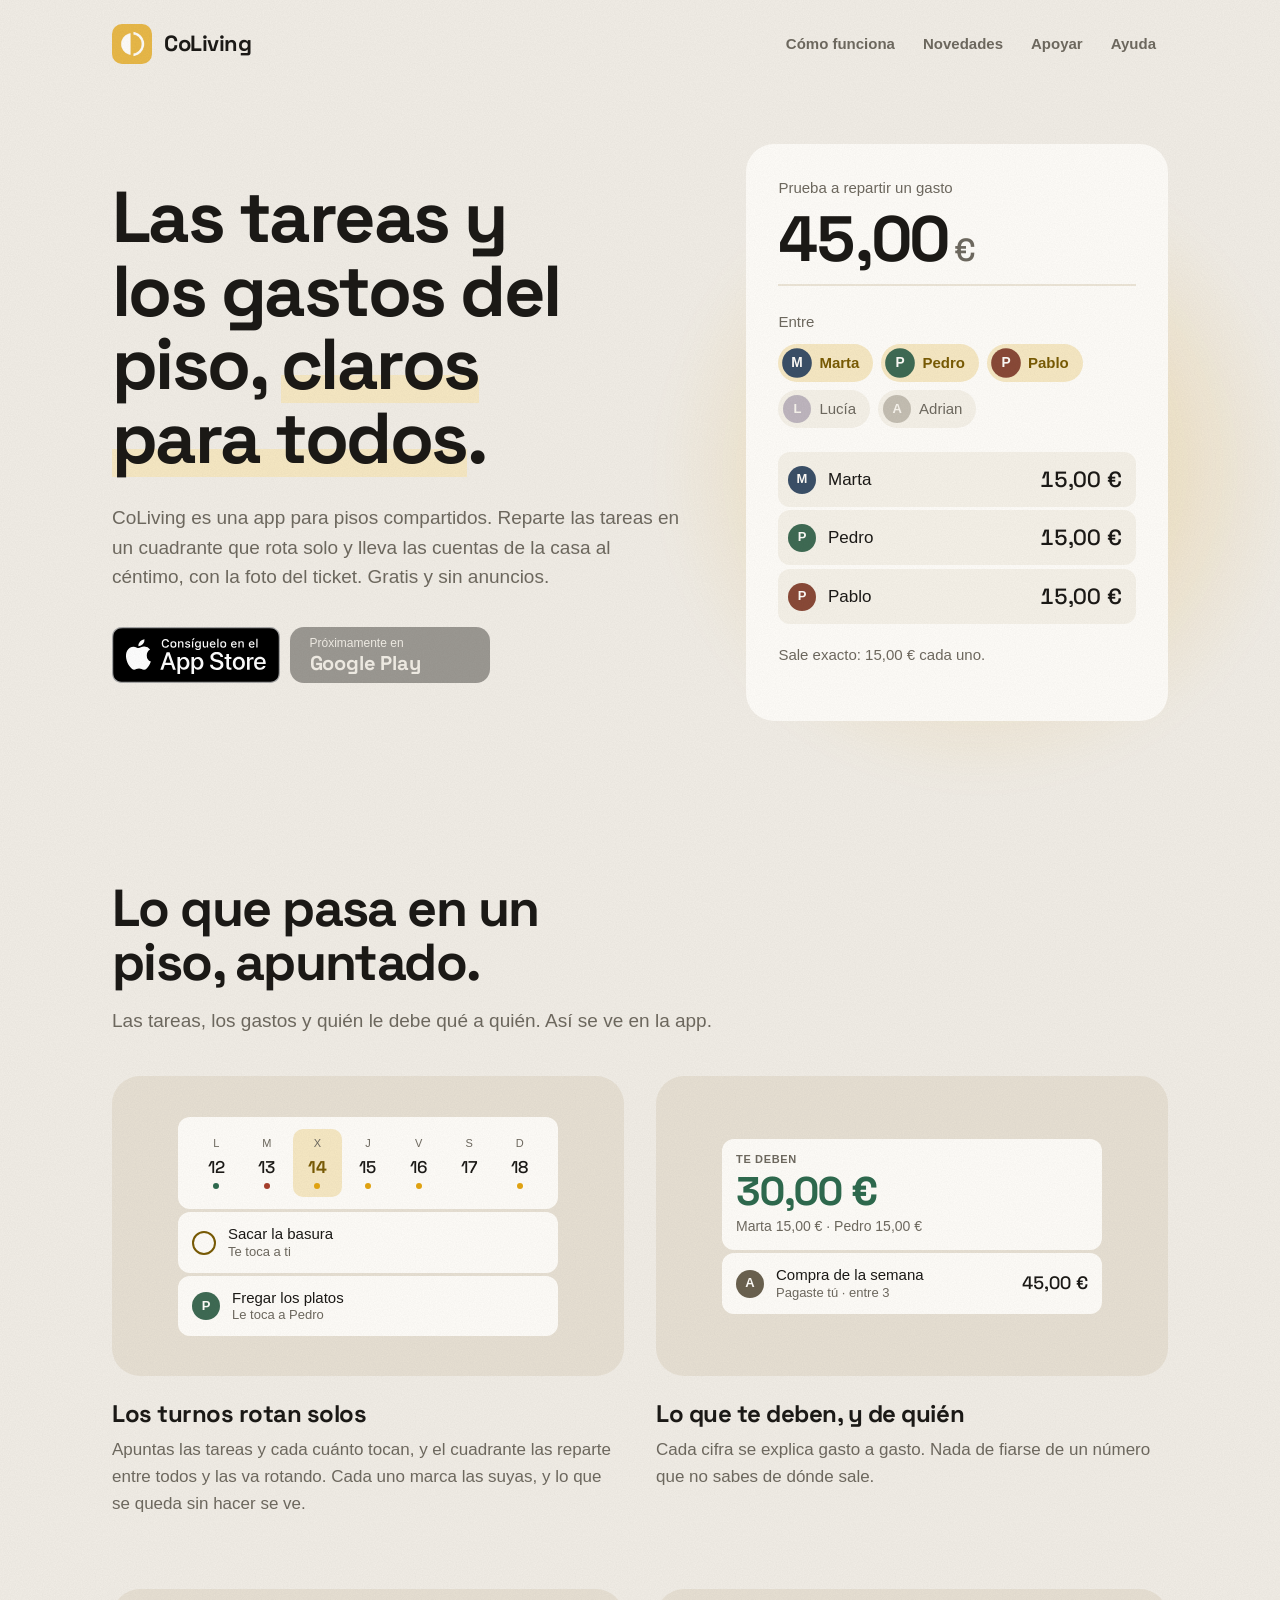
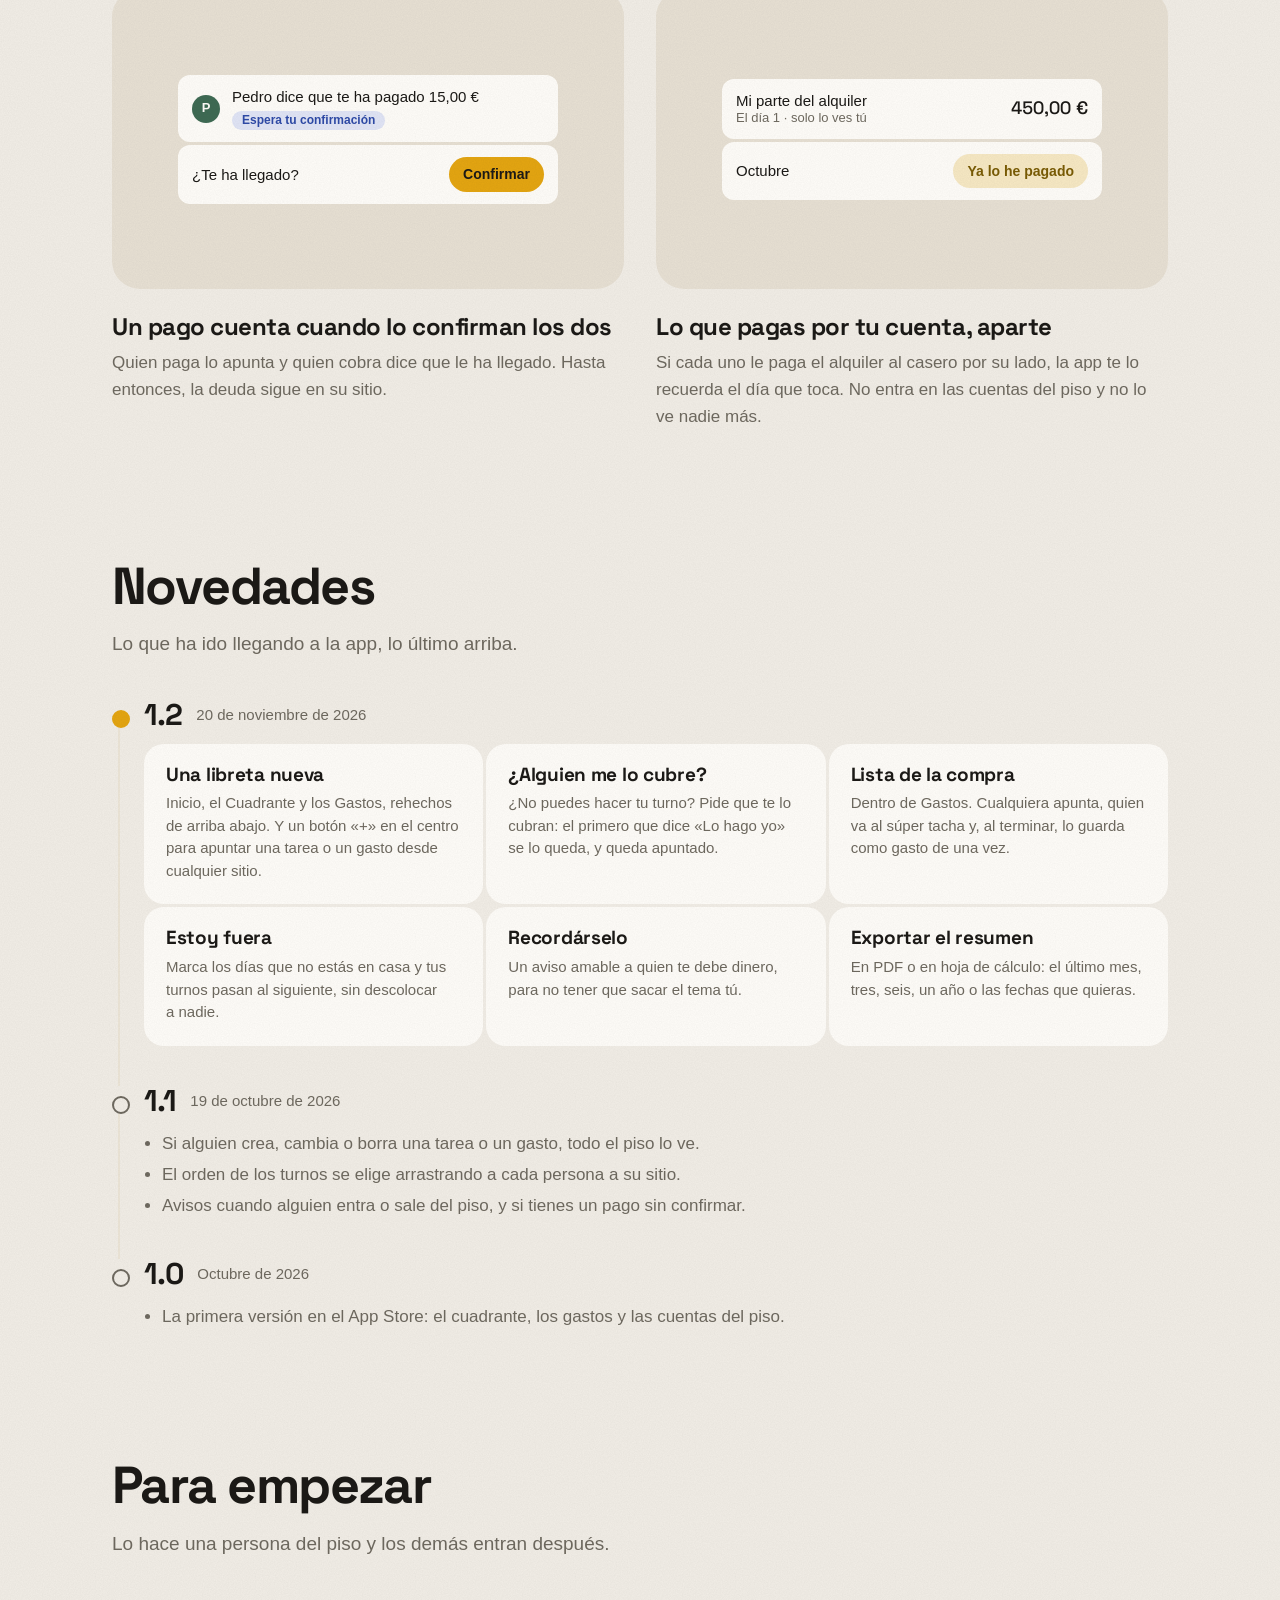
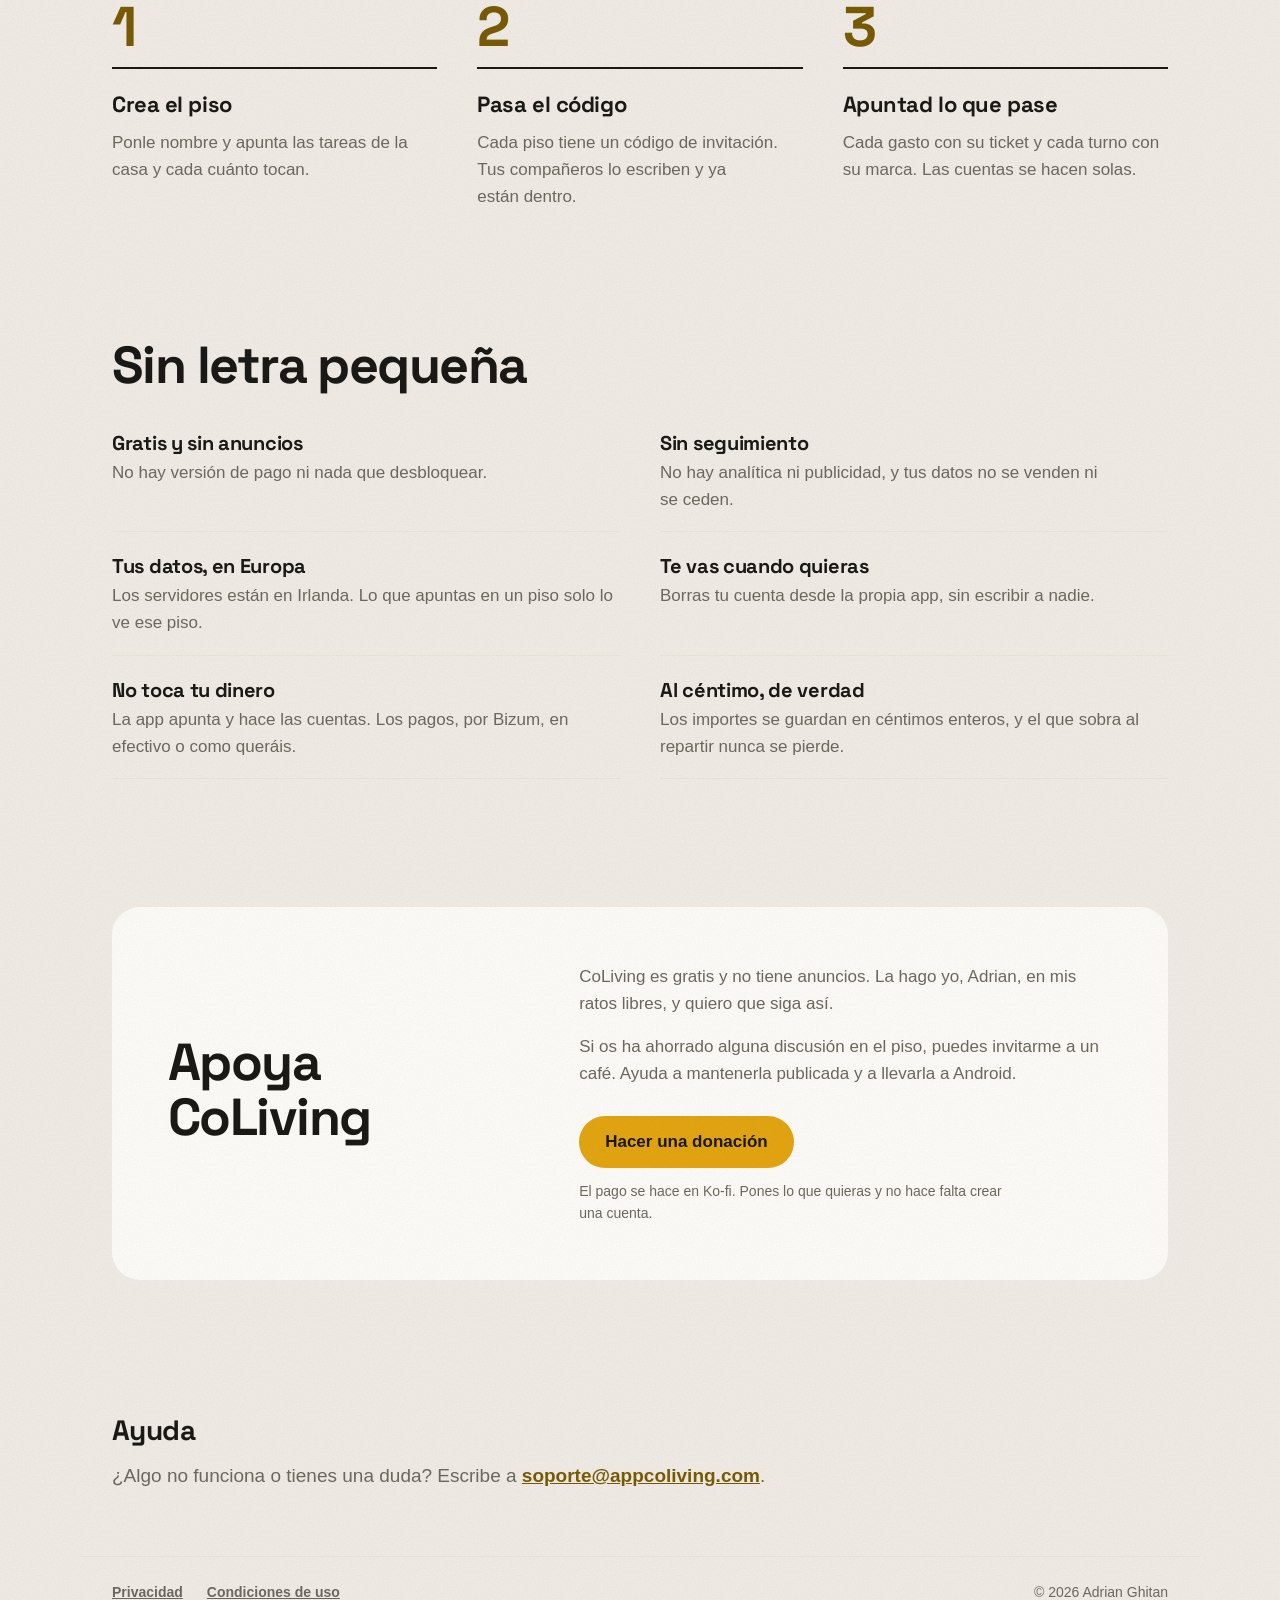
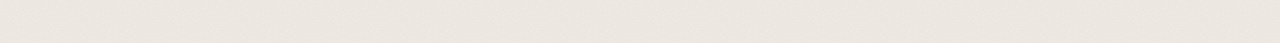
<file: index.html>
<!doctype html>
<html lang="es" class="sin-js">
<head>
  <meta charset="utf-8">
  <meta name="viewport" content="width=device-width, initial-scale=1">
  <title>CoLiving · Tareas y gastos del piso</title>
  <meta name="description" content="CoLiving organiza las tareas y los gastos de un piso compartido: un cuadrante que reparte los turnos y unas cuentas que se explican gasto a gasto, al céntimo.">
  <meta name="theme-color" content="#f2eee7" media="(prefers-color-scheme: light)">
  <meta name="theme-color" content="#0e0e11" media="(prefers-color-scheme: dark)">
  <meta property="og:title" content="CoLiving · Tareas y gastos del piso">
  <meta property="og:description" content="Las tareas y los gastos del piso compartido, claros para todos. Gratis y sin anuncios.">
  <meta property="og:image" content="https://appcoliving.com/icono.png">
  <meta property="og:url" content="https://appcoliving.com/">
  <meta property="og:locale" content="es_ES">
  <link rel="icon" href="favicon.png">
  <link rel="icon" href="favicon-oscuro.png" media="(prefers-color-scheme: dark)">
  <link rel="preload" href="fuentes/SpaceGrotesk_700Bold.ttf" as="font" type="font/ttf" crossorigin>
  <link rel="stylesheet" href="estilos.css">
  <!-- Los efectos esconden cosas hasta que entran en pantalla: sin JS, todo se ve desde el principio. -->
  <script>document.documentElement.classList.replace('sin-js', 'js');</script>
</head>
<body>
  <header class="barra-fondo">
  <div class="marco barra">
    <a class="cabecera" href="./">
      <picture>
        <source srcset="icono-oscuro.png" media="(prefers-color-scheme: dark)">
        <img src="icono.png" alt="">
      </picture>
      <span class="marca">CoLiving</span>
    </a>
    <nav aria-label="Secciones">
      <a class="solo-ancho" href="#como">Cómo funciona</a>
      <a href="#novedades">Novedades</a>
      <a href="#apoyar">Apoyar</a>
      <a href="#ayuda">Ayuda</a>
    </nav>
  </div>
  </header>

  <main>
    <section class="marco heroe">
      <div>
        <h1 class="entra" style="--d: 0ms">Las tareas y los gastos del piso, <span class="subrayado">claros para todos</span>.</h1>
        <p class="entradilla entra" style="--d: 120ms">
          CoLiving es una app para pisos compartidos. Reparte las tareas en un cuadrante que
          rota solo y lleva las cuentas de la casa al céntimo, con la foto del ticket.
          Gratis y sin anuncios.
        </p>

        <!--
          Los dos botones de descarga. Mientras la app no esté publicada en una tienda,
          su botón es un <span> con «Próximamente», no un enlace: un botón que lleva a
          una ficha que no existe es peor que no tenerlo.

          App Store: publicada desde el 17 de octubre de 2026, con su insignia oficial
          (Apple Marketing Tools, «Consíguelo en el App Store», es-es): la negra en claro
          y la blanca en oscuro. Están copiadas en `web/` y no enlazadas a Apple, para
          que la página no le pase a nadie los datos de quien la visita. No se retocan:
          las normas de Apple no dejan cambiarles nada.
          Google Play, el día que salga, igual: su insignia oficial, enlazada a
            https://play.google.com/store/apps/details?id=com.coliving.compartido
        -->
        <div class="tiendas entra" style="--d: 220ms">
          <a class="insignia" href="https://apps.apple.com/es/app/coliving-piso-compartido/id6813604250">
            <picture>
              <source srcset="app-store-oscuro.svg" media="(prefers-color-scheme: dark)">
              <img src="app-store.svg" alt="Consíguelo en el App Store" width="168" height="56">
            </picture>
          </a>
          <span class="tienda tienda--pronto">
            <span class="tienda-arriba">Próximamente en</span>
            <span class="tienda-nombre">Google Play</span>
          </span>
        </div>
      </div>

      <!--
        El repartidor: lo que se recuerda de la página. Hace la misma cuenta que
        `splitCents` (src/lib/money.ts) con pesos iguales: todo en céntimos
        enteros, y los céntimos que sobran van, de uno en uno, a los primeros de
        la lista. Si cambia la regla en la app, cambia aquí.
      -->
      <section class="repartidor entra" style="--d: 320ms" aria-labelledby="repartidor-titulo">
        <p class="repartidor-titulo" id="repartidor-titulo">Prueba a repartir un gasto</p>
        <label class="importe">
          <span class="oculto">Importe del gasto, en euros</span>
          <input id="importe" type="text" inputmode="decimal" autocomplete="off"
                 value="45,00" maxlength="10" spellcheck="false">
          <span aria-hidden="true">€</span>
        </label>

        <p class="entre" id="entre">Entre</p>
        <div class="gente" role="group" aria-labelledby="entre" id="gente">
          <button type="button" class="persona" aria-pressed="true" data-nombre="Marta"><span class="avatar av-1" aria-hidden="true">M</span>Marta</button>
          <button type="button" class="persona" aria-pressed="true" data-nombre="Pedro"><span class="avatar av-2" aria-hidden="true">P</span>Pedro</button>
          <button type="button" class="persona" aria-pressed="true" data-nombre="Pablo"><span class="avatar av-3" aria-hidden="true">P</span>Pablo</button>
          <button type="button" class="persona" aria-pressed="false" data-nombre="Lucía"><span class="avatar av-4" aria-hidden="true">L</span>Lucía</button>
          <button type="button" class="persona" aria-pressed="false" data-nombre="Adrian"><span class="avatar av-5" aria-hidden="true">A</span>Adrian</button>
        </div>

        <ul class="partes" id="partes" aria-label="Lo que pone cada uno"></ul>
        <p class="explicacion" id="explicacion" aria-live="polite"></p>
      </section>
    </section>

    <section class="marco seccion" id="como" aria-labelledby="como-titulo">
      <h2 id="como-titulo">Lo que pasa en un piso, apuntado.</h2>
      <p class="seccion-intro">
        Las tareas, los gastos y quién le debe qué a quién. Así se ve en la app.
      </p>

      <!--
        Cuatro rasgos, cada uno con su escena: un trozo de una pantalla real de
        la app, a su tamaño, sobre un fondo un grado más hondo que la página. Las
        cuatro escenas miden lo mismo y el texto va debajo, suelto sobre la
        página: con la escena dentro de una ficha y las filas dentro de la
        escena eran tres cajas una dentro de otra, y se leía como un catálogo.
      -->
      <div class="rasgos">
        <article class="rasgo" data-revela>
          <div class="escena" aria-hidden="true">
            <div class="escena-app">
              <div class="mini">
                <div class="semana">
                  <div class="dia"><small>L</small><b>12</b><i class="punto-hecho"></i></div>
                  <div class="dia"><small>M</small><b>13</b><i class="punto-pasado"></i></div>
                  <div class="dia dia--hoy"><small>X</small><b>14</b><i class="punto-toca"></i></div>
                  <div class="dia"><small>J</small><b>15</b><i class="punto-toca"></i></div>
                  <div class="dia"><small>V</small><b>16</b><i class="punto-toca"></i></div>
                  <div class="dia"><small>S</small><b>17</b><i></i></div>
                  <div class="dia"><small>D</small><b>18</b><i class="punto-toca"></i></div>
                </div>
              </div>
              <div class="mini fila">
                <span class="circulo"></span>
                <span class="fila-texto">Sacar la basura<small>Te toca a ti</small></span>
              </div>
              <div class="mini fila">
                <span class="avatar av-2">P</span>
                <span class="fila-texto">Fregar los platos<small>Le toca a Pedro</small></span>
              </div>
            </div>
          </div>
          <h3>Los turnos rotan solos</h3>
          <p>Apuntas las tareas y cada cuánto tocan, y el cuadrante las reparte entre todos y las
            va rotando. Cada uno marca las suyas, y lo que se queda sin hacer se ve.</p>
        </article>

        <article class="rasgo" data-revela>
          <div class="escena" aria-hidden="true">
            <div class="escena-app">
              <div class="mini">
                <span class="rotulo">Te deben</span>
                <span class="cifra verde">30,00 €</span>
                <span class="detalle">Marta 15,00 € · Pedro 15,00 €</span>
              </div>
              <div class="mini fila">
                <span class="avatar av-5">A</span>
                <span class="fila-texto">Compra de la semana<small>Pagaste tú · entre 3</small></span>
                <span class="fila-importe">45,00 €</span>
              </div>
            </div>
          </div>
          <h3>Lo que te deben, y de quién</h3>
          <p>Cada cifra se explica gasto a gasto. Nada de fiarse de un número que no sabes de dónde
            sale.</p>
        </article>

        <article class="rasgo" data-revela>
          <div class="escena" aria-hidden="true">
            <div class="escena-app">
              <div class="mini fila">
                <span class="avatar av-2">P</span>
                <span class="fila-texto">Pedro dice que te ha pagado 15,00 €
                  <span class="pastilla-espera">Espera tu confirmación</span></span>
              </div>
              <div class="mini fila">
                <span class="fila-texto">¿Te ha llegado?</span>
                <span class="mini-boton">Confirmar</span>
              </div>
            </div>
          </div>
          <h3>Un pago cuenta cuando lo confirman los dos</h3>
          <p>Quien paga lo apunta y quien cobra dice que le ha llegado. Hasta entonces, la deuda
            sigue en su sitio.</p>
        </article>

        <article class="rasgo" data-revela>
          <div class="escena" aria-hidden="true">
            <div class="escena-app">
              <div class="mini fila">
                <span class="fila-texto">Mi parte del alquiler<small>El día 1 · solo lo ves tú</small></span>
                <span class="fila-importe">450,00 €</span>
              </div>
              <div class="mini fila">
                <span class="fila-texto">Octubre</span>
                <span class="mini-boton mini-boton--suave">Ya lo he pagado</span>
              </div>
            </div>
          </div>
          <h3>Lo que pagas por tu cuenta, aparte</h3>
          <p>Si cada uno le paga el alquiler al casero por su lado, la app te lo recuerda el día que
            toca. No entra en las cuentas del piso y no lo ve nadie más.</p>
        </article>
      </div>
    </section>

    <!--
      Novedades: lo que trae cada versión, la última arriba. Una versión nueva va
      como «Muy pronto» (la pastilla `.pronto`) mientras no esté en la App Store;
      el día que salga, se le pone su fecha. La 1.2 salió el 20 de noviembre, sin
      el widget, que va en la 1.3.
    -->
    <section class="marco seccion" id="novedades" aria-labelledby="novedades-titulo">
      <h2 id="novedades-titulo">Novedades</h2>
      <p class="seccion-intro">Lo que ha ido llegando a la app, lo último arriba.</p>

      <ol class="versiones">
        <li class="version version--nueva" data-revela>
          <div class="version-cabeza">
            <span class="version-numero">1.2</span>
            <span class="version-fecha">20 de noviembre de 2026</span>
          </div>
          <div class="novedades">
            <article class="novedad">
              <h3>Una libreta nueva</h3>
              <p>Inicio, el Cuadrante y los Gastos, rehechos de arriba abajo. Y un botón «+» en el
                centro para apuntar una tarea o un gasto desde cualquier sitio.</p>
            </article>
            <article class="novedad">
              <h3>¿Alguien me lo cubre?</h3>
              <p>¿No puedes hacer tu turno? Pide que te lo cubran: el primero que dice «Lo hago yo» se
                lo queda, y queda apuntado.</p>
            </article>
            <article class="novedad">
              <h3>Lista de la compra</h3>
              <p>Dentro de Gastos. Cualquiera apunta, quien va al súper tacha y, al terminar, lo
                guarda como gasto de una vez.</p>
            </article>
            <article class="novedad">
              <h3>Estoy fuera</h3>
              <p>Marca los días que no estás en casa y tus turnos pasan al siguiente, sin descolocar
                a nadie.</p>
            </article>
            <article class="novedad">
              <h3>Recordárselo</h3>
              <p>Un aviso amable a quien te debe dinero, para no tener que sacar el tema tú.</p>
            </article>
            <article class="novedad">
              <h3>Exportar el resumen</h3>
              <p>En PDF o en hoja de cálculo: el último mes, tres, seis, un año o las fechas que
                quieras.</p>
            </article>
          </div>
        </li>
        <li class="version" data-revela>
          <div class="version-cabeza">
            <span class="version-numero">1.1</span>
            <span class="version-fecha">19 de octubre de 2026</span>
          </div>
          <ul class="version-lista">
            <li>Si alguien crea, cambia o borra una tarea o un gasto, todo el piso lo ve.</li>
            <li>El orden de los turnos se elige arrastrando a cada persona a su sitio.</li>
            <li>Avisos cuando alguien entra o sale del piso, y si tienes un pago sin confirmar.</li>
          </ul>
        </li>
        <li class="version" data-revela>
          <div class="version-cabeza">
            <span class="version-numero">1.0</span>
            <span class="version-fecha">Octubre de 2026</span>
          </div>
          <ul class="version-lista">
            <li>La primera versión en el App Store: el cuadrante, los gastos y las cuentas del piso.</li>
          </ul>
        </li>
      </ol>
    </section>

    <section class="marco seccion" aria-labelledby="empezar-titulo">
      <h2 id="empezar-titulo">Para empezar</h2>
      <p class="seccion-intro">Lo hace una persona del piso y los demás entran después.</p>
      <ol class="pasos" data-revela>
        <li>
          <h3>Crea el piso</h3>
          <p>Ponle nombre y apunta las tareas de la casa y cada cuánto tocan.</p>
        </li>
        <li>
          <h3>Pasa el código</h3>
          <p>Cada piso tiene un código de invitación. Tus compañeros lo escriben y ya están
            dentro.</p>
        </li>
        <li>
          <h3>Apuntad lo que pase</h3>
          <p>Cada gasto con su ticket y cada turno con su marca. Las cuentas se hacen solas.</p>
        </li>
      </ol>
    </section>

    <section class="marco seccion" aria-labelledby="claro-titulo">
      <h2 id="claro-titulo">Sin letra pequeña</h2>
      <ul class="promesas" data-revela>
        <li><strong>Gratis y sin anuncios</strong>
          <span>No hay versión de pago ni nada que desbloquear.</span></li>
        <li><strong>Sin seguimiento</strong>
          <span>No hay analítica ni publicidad, y tus datos no se venden ni se ceden.</span></li>
        <li><strong>Tus datos, en Europa</strong>
          <span>Los servidores están en Irlanda. Lo que apuntas en un piso solo lo ve ese piso.</span></li>
        <li><strong>Te vas cuando quieras</strong>
          <span>Borras tu cuenta desde la propia app, sin escribir a nadie.</span></li>
        <li><strong>No toca tu dinero</strong>
          <span>La app apunta y hace las cuentas. Los pagos, por Bizum, en efectivo o como queráis.</span></li>
        <li><strong>Al céntimo, de verdad</strong>
          <span>Los importes se guardan en céntimos enteros, y el que sobra al repartir nunca se pierde.</span></li>
      </ul>
    </section>

    <!--
      Donaciones: van aquí y NO en la app. Apple rechaza las donaciones al
      desarrollador fuera de su compra integrada (guía 3.1.1), y por eso el
      enlace de la app, «La web de CoLiving», no dice nada de donar.

      El enlace es la página de Ko-fi de CoLiving. Si cambia el nombre de la
      página en Ko-fi, cambia aquí.

      Lo que cuesta mantener la app NO se enseña: lo decidió Adrian el 12 de
      octubre. No volver a poner la lista de costes.
    -->
    <section class="marco seccion" id="apoyar" aria-labelledby="apoyar-titulo">
      <div class="apoyar" data-revela>
        <h2 id="apoyar-titulo">Apoya CoLiving</h2>
        <div>
          <p>CoLiving es gratis y no tiene anuncios. La hago yo, Adrian, en mis ratos libres, y
            quiero que siga así.</p>
          <p>Si os ha ahorrado alguna discusión en el piso, puedes invitarme a un café. Ayuda a
            mantenerla publicada y a llevarla a Android.</p>
          <div class="donar">
            <a class="boton" href="https://ko-fi.com/coliving" rel="noopener">Hacer una donación</a>
            <p class="boton-nota">El pago se hace en Ko-fi. Pones lo que quieras y no hace falta
              crear una cuenta.</p>
          </div>
        </div>
      </div>
    </section>

    <!-- Esta sección hace también de URL de soporte en App Store Connect: no quitarla. -->
    <section class="marco ayuda-portada" id="ayuda" aria-labelledby="ayuda-titulo">
      <h2 id="ayuda-titulo">Ayuda</h2>
      <p>¿Algo no funciona o tienes una duda? Escribe a
        <a href="mailto:soporte@appcoliving.com">soporte@appcoliving.com</a>.</p>
    </section>
  </main>

  <footer class="marco pie pie-portada">
    <a href="privacidad.html">Privacidad</a>
    <a href="condiciones.html">Condiciones de uso</a>
    <span class="pie-firma">© 2026 Adrian Ghitan</span>
  </footer>

  <script>
    /*
     * El repartidor. La misma regla que `splitCents` de la app con pesos
     * iguales: todo en céntimos enteros, nunca floats. Cada uno pone la parte
     * entera, y los céntimos que sobran van de uno en uno a los primeros de la
     * lista, que es como desempata la app (a igual resto, el primero).
     */
    (function () {
      var MAX_CENTIMOS = 100000000; // el tope de la app: 1.000.000 € por gasto
      var input = document.getElementById('importe');
      var gente = Array.prototype.slice.call(document.querySelectorAll('.persona'));
      var lista = document.getElementById('partes');
      var explicacion = document.getElementById('explicacion');
      var euros = new Intl.NumberFormat('es-ES', {
        style: 'currency', currency: 'EUR', minimumFractionDigits: 2
      });
      var quieto = window.matchMedia('(prefers-reduced-motion: reduce)').matches;
      // Lo último que puso cada uno, para que la cifra corra desde ahí y no desde cero.
      var anterior = {};

      /*
       * La cifra corre hasta su valor. Solo es pintura: cada fotograma es un
       * número entero de céntimos, y el último es siempre el de la cuenta.
       */
      function correr(el, desde, hasta) {
        if (quieto || desde === null || desde === hasta) {
          el.textContent = euros.format(hasta / 100);
          return;
        }
        var inicio = null;
        var dura = 420;
        function paso(t) {
          if (inicio === null) inicio = t;
          var k = Math.min(1, (t - inicio) / dura);
          var suave = 1 - Math.pow(1 - k, 3);
          var c = k === 1 ? hasta : Math.round(desde + (hasta - desde) * suave);
          el.textContent = euros.format(c / 100);
          if (k < 1) requestAnimationFrame(paso);
        }
        requestAnimationFrame(paso);
      }

      // La misma lectura que `parseAmountToCents`: «12,50» o «12.5» → 1250.
      function aCentimos(texto) {
        var limpio = texto.trim().replace(/\s/g, '').replace(',', '.');
        if (!limpio || !/^\d*\.?\d*$/.test(limpio)) return null;
        var valor = Number(limpio);
        if (!isFinite(valor) || valor <= 0) return null;
        var centimos = Math.round(valor * 100);
        return centimos <= MAX_CENTIMOS ? centimos : null;
      }

      function unir(nombres) {
        if (nombres.length === 1) return nombres[0];
        return nombres.slice(0, -1).join(', ') + ' y ' + nombres[nombres.length - 1];
      }

      function fila(nombre, avatar, centimos, extra, orden) {
        var li = document.createElement('li');
        li.className = 'parte';
        li.style.setProperty('--d', (orden * 45) + 'ms');
        var av = avatar.cloneNode(true);
        var n = document.createElement('span');
        n.className = 'parte-nombre';
        n.textContent = nombre;
        li.appendChild(av);
        li.appendChild(n);
        if (extra) {
          var c = document.createElement('span');
          c.className = 'centimo';
          c.textContent = '+1 céntimo';
          li.appendChild(c);
        }
        var i = document.createElement('span');
        i.className = 'parte-importe';
        if (centimos === null) {
          i.textContent = '–';
        } else {
          var desde = nombre in anterior ? anterior[nombre] : null;
          correr(i, desde, centimos);
          anterior[nombre] = centimos;
        }
        li.appendChild(i);
        return li;
      }

      function pintar() {
        var dentro = gente.filter(function (b) { return b.getAttribute('aria-pressed') === 'true'; });
        var total = aCentimos(input.value);
        var n = dentro.length;
        var base = total === null ? null : Math.floor(total / n);
        var sobran = total === null ? 0 : total - base * n;

        lista.textContent = '';
        lista.classList.toggle('partes--apagadas', total === null);
        dentro.forEach(function (b, i) {
          lista.appendChild(fila(
            b.dataset.nombre,
            b.querySelector('.avatar'),
            base === null ? null : base + (i < sobran ? 1 : 0),
            i < sobran,
            i
          ));
        });

        if (total === null) {
          var numero = Number(input.value.trim().replace(/\s/g, '').replace(',', '.'));
          explicacion.textContent = numero * 100 > MAX_CENTIMOS
            ? 'En la app, un gasto puede ser de hasta 1.000.000 €.'
            : 'Escribe un importe, por ejemplo 45,00.';
          return;
        }
        var suma = '<strong>' + euros.format(total / 100) + '</strong>';
        if (n === 1) {
          explicacion.innerHTML = 'Si lo paga una sola persona, no hay nada que repartir.';
        } else if (sobran === 0) {
          explicacion.innerHTML = 'Sale exacto: ' + euros.format(base / 100) + ' cada uno.';
        } else {
          var quien = unir(dentro.slice(0, sobran).map(function (b) { return b.dataset.nombre; }));
          explicacion.innerHTML = (sobran === 1
            ? 'No sale exacto: sobra 1 céntimo y se lo lleva ' + quien + '.'
            : 'No sale exacto: sobran ' + sobran + ' céntimos y se los llevan ' + quien + ', uno cada uno.') +
            ' Entre todos suman justo ' + suma + ', ni un céntimo más ni uno menos.';
        }
      }

      gente.forEach(function (b) {
        b.addEventListener('click', function () {
          var dentro = gente.filter(function (g) { return g.getAttribute('aria-pressed') === 'true'; });
          // Siempre queda al menos una persona: un gasto entre nadie no existe.
          if (b.getAttribute('aria-pressed') === 'true' && dentro.length === 1) return;
          b.setAttribute('aria-pressed', b.getAttribute('aria-pressed') === 'true' ? 'false' : 'true');
          pintar();
        });
      });
      // Safari y Firefox aún no tienen `field-sizing`: el ancho, a mano.
      var medir = window.CSS && CSS.supports('field-sizing', 'content')
        ? function () {}
        : function () { input.size = Math.max(input.value.length, 1); };
      input.addEventListener('input', function () { medir(); pintar(); });
      medir();
      pintar();
    })();

    /*
     * Los efectos de la página. Todo es adorno: sin JS o con «reducir
     * movimiento», la página se ve entera y quieta.
     */
    (function () {
      var quieto = window.matchMedia('(prefers-reduced-motion: reduce)').matches;

      // La barra de arriba se pega y se vela al bajar.
      var barra = document.querySelector('.barra-fondo');
      function mirarBarra() {
        barra.classList.toggle('barra-fondo--pegada', window.scrollY > 8);
      }
      window.addEventListener('scroll', mirarBarra, { passive: true });
      mirarBarra();

      // Lo que entra en pantalla sube un poco y aparece. Una vez, y ya.
      var revelar = document.querySelectorAll('[data-revela]');
      if (quieto || !('IntersectionObserver' in window)) {
        revelar.forEach(function (el) { el.classList.add('visto'); });
      } else {
        var ojo = new IntersectionObserver(function (entradas) {
          entradas.forEach(function (e) {
            if (e.isIntersecting) {
              e.target.classList.add('visto');
              ojo.unobserve(e.target);
            }
          });
        }, { rootMargin: '0px 0px -12% 0px', threshold: 0.08 });
        revelar.forEach(function (el) { ojo.observe(el); });
      }

      // Las escenas se inclinan un poco hacia el ratón, como una pieza de verdad.
      if (!quieto && window.matchMedia('(hover: hover) and (pointer: fine)').matches) {
        document.querySelectorAll('.escena').forEach(function (escena) {
          escena.addEventListener('pointermove', function (ev) {
            var r = escena.getBoundingClientRect();
            var x = (ev.clientX - r.left) / r.width - 0.5;
            var y = (ev.clientY - r.top) / r.height - 0.5;
            escena.style.setProperty('--rx', (-y * 6).toFixed(2) + 'deg');
            escena.style.setProperty('--ry', (x * 8).toFixed(2) + 'deg');
            escena.style.setProperty('--mx', ((x + 0.5) * 100).toFixed(1) + '%');
            escena.style.setProperty('--my', ((y + 0.5) * 100).toFixed(1) + '%');
          });
          escena.addEventListener('pointerleave', function () {
            escena.style.setProperty('--rx', '0deg');
            escena.style.setProperty('--ry', '0deg');
          });
        });
      }
    })();
  </script>
</body>
</html>
</file>
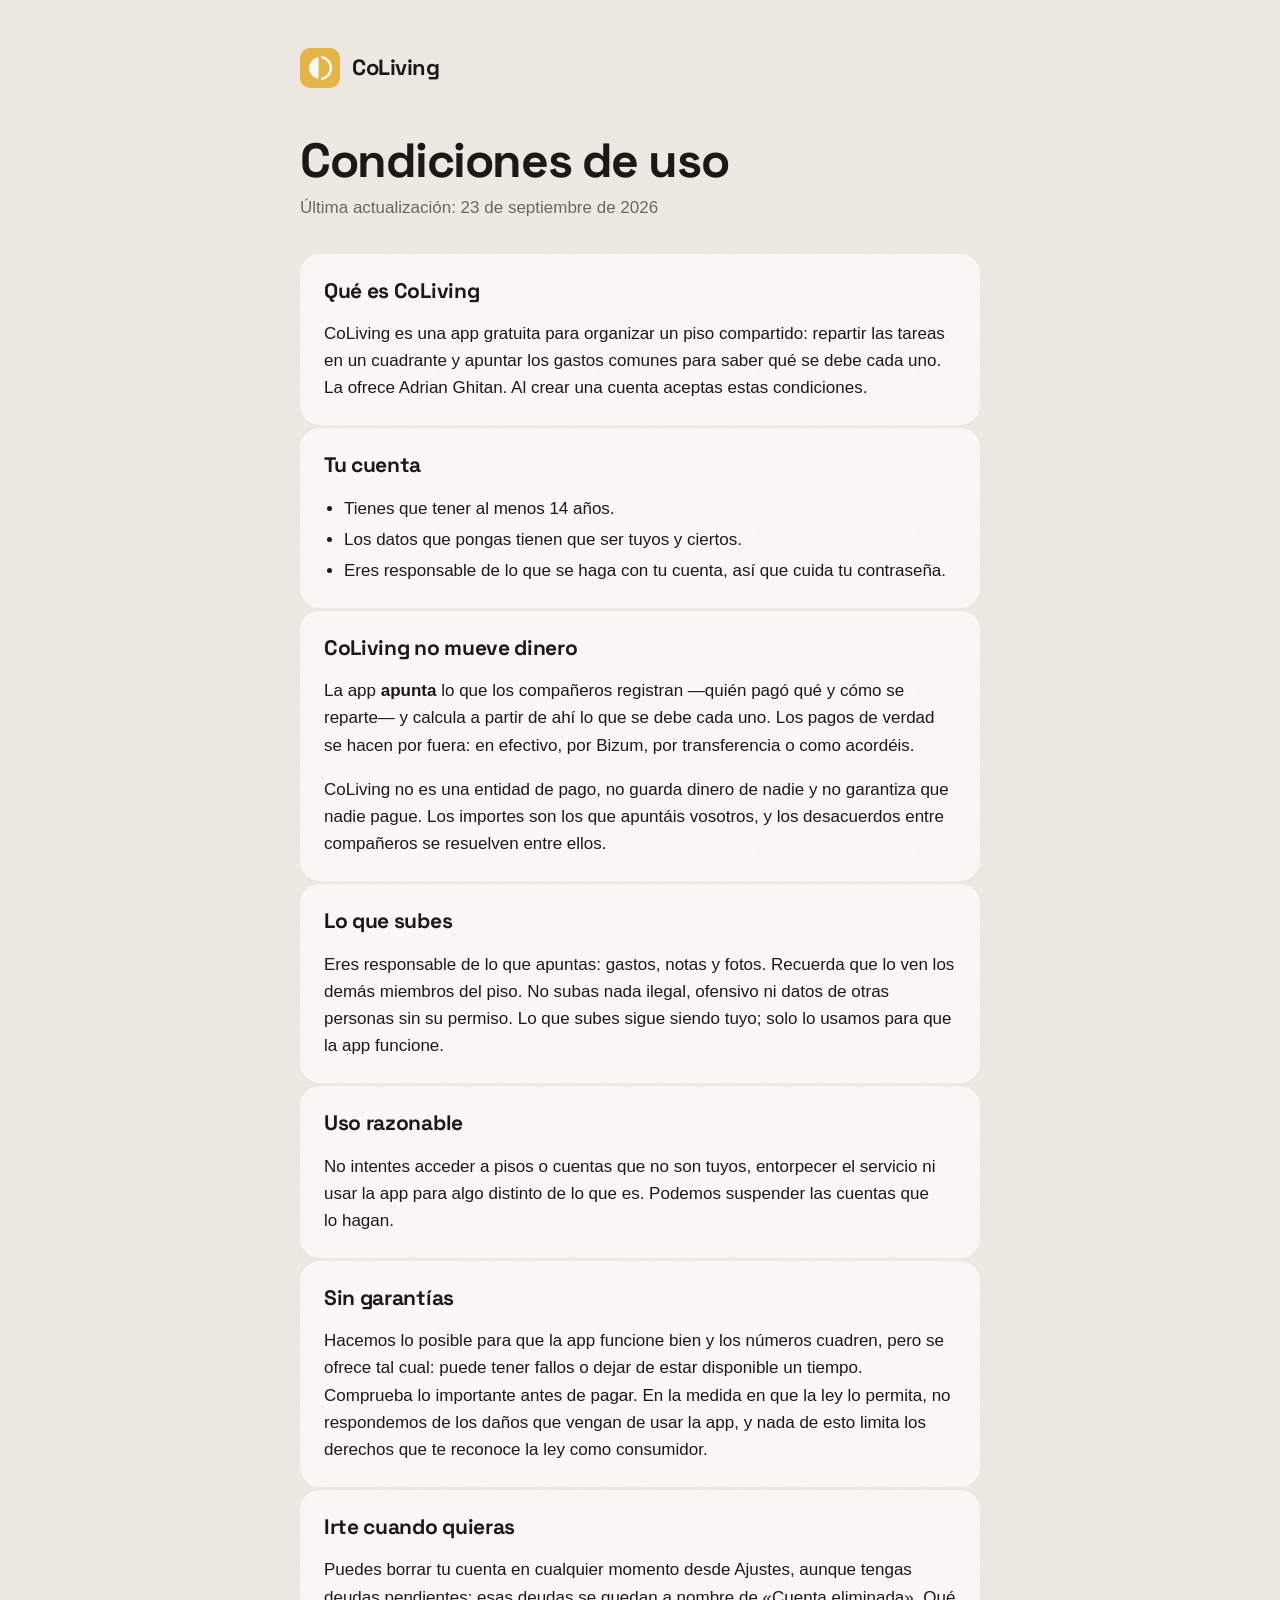
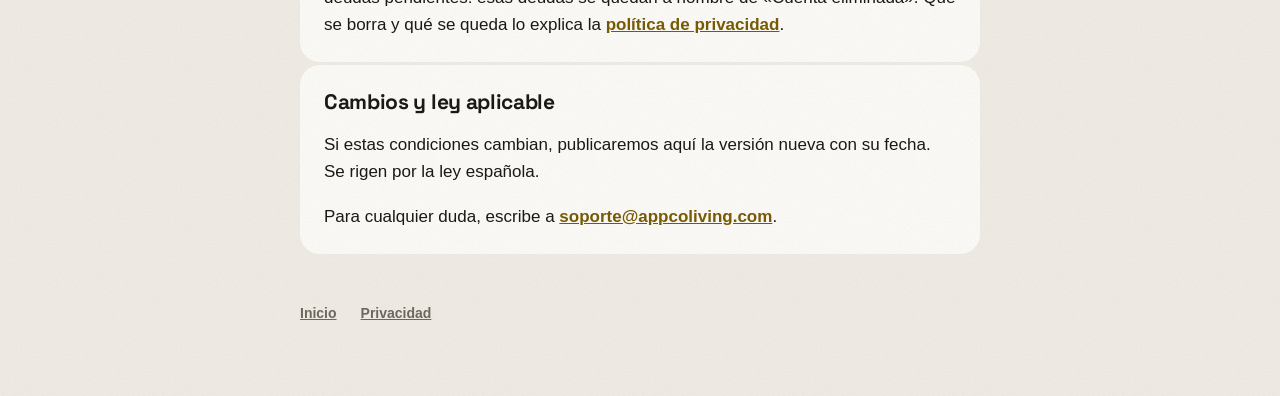
<file: condiciones.html>
<!doctype html>
<html lang="es">
<head>
  <meta charset="utf-8">
  <meta name="viewport" content="width=device-width, initial-scale=1">
  <title>Condiciones de uso · CoLiving</title>
  <link rel="icon" href="favicon.png">
  <link rel="icon" href="favicon-oscuro.png" media="(prefers-color-scheme: dark)">
  <link rel="stylesheet" href="estilos.css">
</head>
<body>
  <main class="pagina documento">
    <a class="cabecera" href="./">
      <picture>
        <source srcset="icono-oscuro.png" media="(prefers-color-scheme: dark)">
        <img src="icono.png" alt="">
      </picture>
      <span class="marca">CoLiving</span>
    </a>

    <h1>Condiciones de uso</h1>
    <p class="fecha">Última actualización: 23 de septiembre de 2026</p>

    <section class="pieza">
      <h2>Qué es CoLiving</h2>
      <p>CoLiving es una app gratuita para organizar un piso compartido: repartir las tareas en un
        cuadrante y apuntar los gastos comunes para saber qué se debe cada uno. La ofrece
        Adrian Ghitan. Al crear una cuenta aceptas estas
        condiciones.</p>
    </section>

    <section class="pieza">
      <h2>Tu cuenta</h2>
      <ul>
        <li>Tienes que tener al menos 14 años.</li>
        <li>Los datos que pongas tienen que ser tuyos y ciertos.</li>
        <li>Eres responsable de lo que se haga con tu cuenta, así que cuida tu contraseña.</li>
      </ul>
    </section>

    <section class="pieza">
      <h2>CoLiving no mueve dinero</h2>
      <p>La app <strong>apunta</strong> lo que los compañeros registran —quién pagó qué y cómo se
        reparte— y calcula a partir de ahí lo que se debe cada uno. Los pagos de verdad se hacen por
        fuera: en efectivo, por Bizum, por transferencia o como acordéis.</p>
      <p>CoLiving no es una entidad de pago, no guarda dinero de nadie y no garantiza que nadie
        pague. Los importes son los que apuntáis vosotros, y los desacuerdos entre compañeros se
        resuelven entre ellos.</p>
    </section>

    <section class="pieza">
      <h2>Lo que subes</h2>
      <p>Eres responsable de lo que apuntas: gastos, notas y fotos. Recuerda que lo ven los demás
        miembros del piso. No subas nada ilegal, ofensivo ni datos de otras personas sin su permiso.
        Lo que subes sigue siendo tuyo; solo lo usamos para que la app funcione.</p>
    </section>

    <section class="pieza">
      <h2>Uso razonable</h2>
      <p>No intentes acceder a pisos o cuentas que no son tuyos, entorpecer el servicio ni usar la app
        para algo distinto de lo que es. Podemos suspender las cuentas que lo hagan.</p>
    </section>

    <section class="pieza">
      <h2>Sin garantías</h2>
      <p>Hacemos lo posible para que la app funcione bien y los números cuadren, pero se ofrece tal
        cual: puede tener fallos o dejar de estar disponible un tiempo. Comprueba lo importante antes
        de pagar. En la medida en que la ley lo permita, no respondemos de los daños que vengan de usar
        la app, y nada de esto limita los derechos que te reconoce la ley como consumidor.</p>
    </section>

    <section class="pieza">
      <h2>Irte cuando quieras</h2>
      <p>Puedes borrar tu cuenta en cualquier momento desde Ajustes, aunque tengas deudas pendientes:
        esas deudas se quedan a nombre de «Cuenta eliminada». Qué se borra y qué se queda lo explica la
        <a href="privacidad.html">política de privacidad</a>.</p>
    </section>

    <section class="pieza">
      <h2>Cambios y ley aplicable</h2>
      <p>Si estas condiciones cambian, publicaremos aquí la versión nueva con su fecha. Se rigen por
        la ley española.</p>
      <p>Para cualquier duda, escribe a <a href="mailto:soporte@appcoliving.com">soporte@appcoliving.com</a>.</p>
    </section>

    <footer class="pie">
      <a href="./">Inicio</a>
      <a href="privacidad.html">Privacidad</a>
    </footer>
  </main>
</body>
</html>
</file>
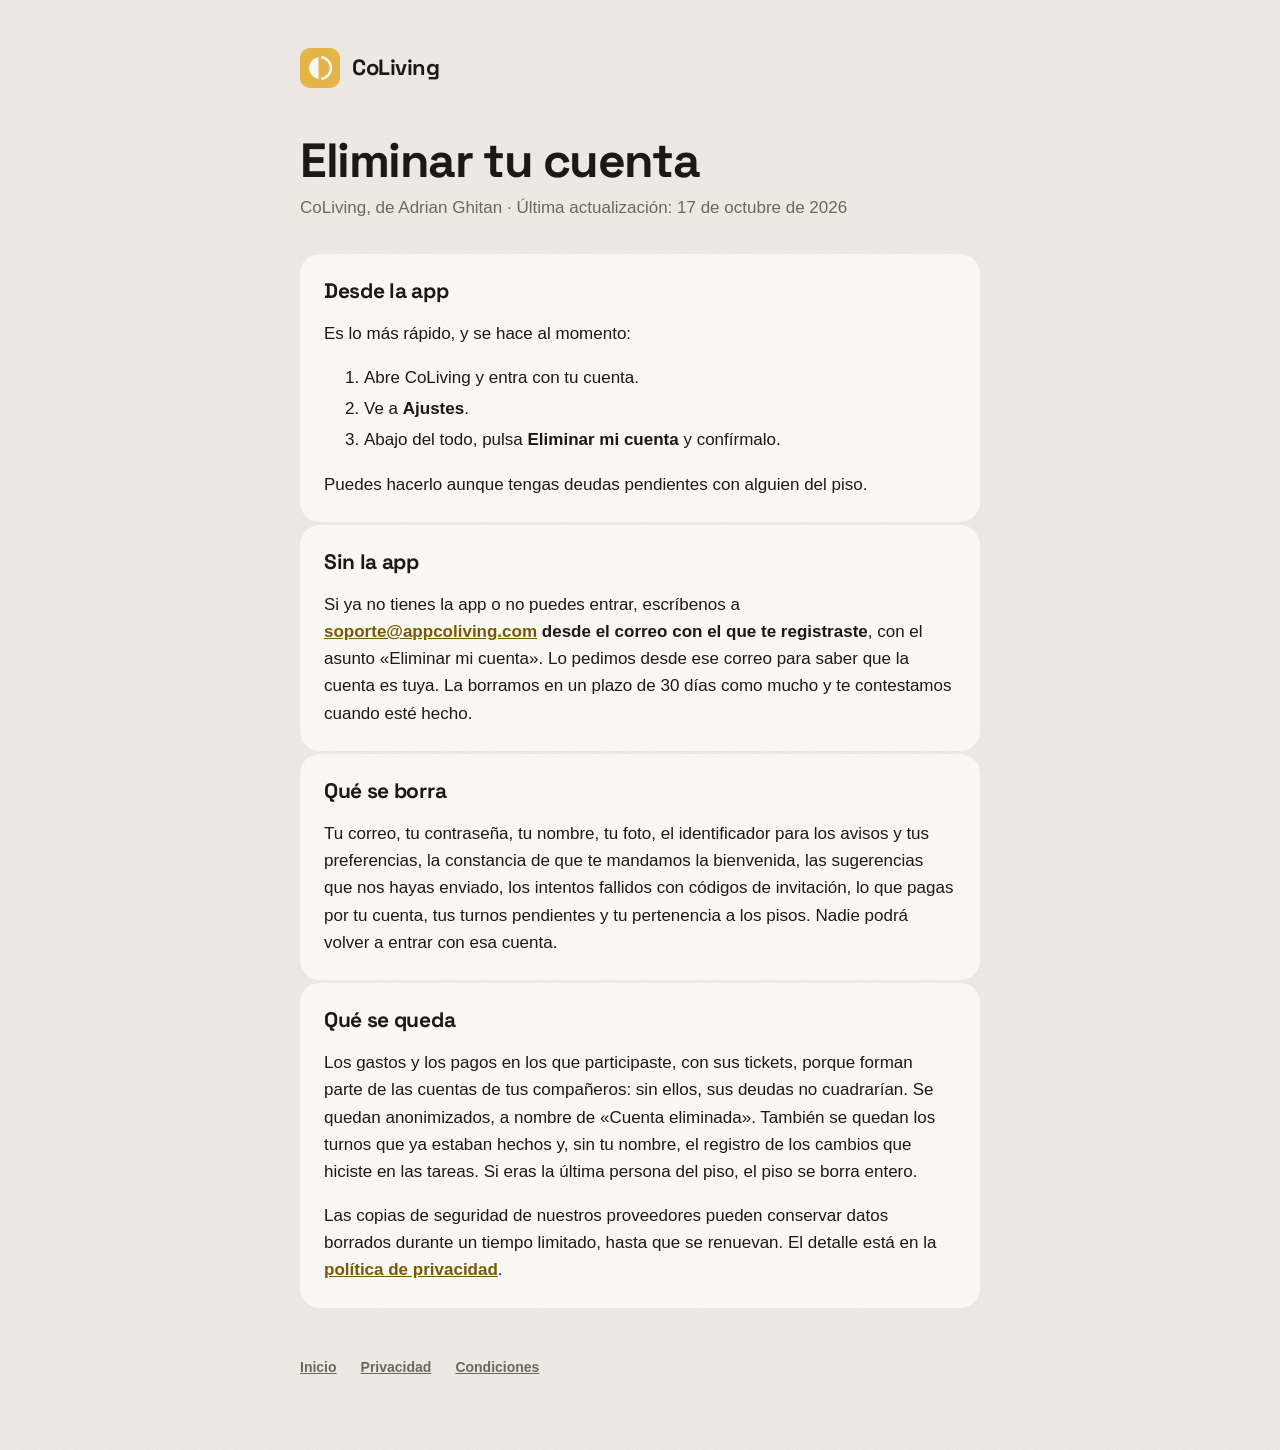
<file: eliminar-cuenta.html>
<!doctype html>
<html lang="es">
<head>
  <meta charset="utf-8">
  <meta name="viewport" content="width=device-width, initial-scale=1">
  <title>Eliminar tu cuenta · CoLiving</title>
  <link rel="icon" href="favicon.png">
  <link rel="icon" href="favicon-oscuro.png" media="(prefers-color-scheme: dark)">
  <link rel="stylesheet" href="estilos.css">
</head>
<body>
  <!--
    Google Play pide una dirección web, fuera de la app, desde la que se pueda
    pedir que se borre la cuenta y lo que se guarda de ella. Esta es esa página.
    Lo que dice que se borra y lo que se queda es lo mismo que la política de
    privacidad («Cuánto tiempo y cómo borrarlos»): si cambia allí, cambia aquí.
  -->
  <main class="pagina documento">
    <a class="cabecera" href="./">
      <picture>
        <source srcset="icono-oscuro.png" media="(prefers-color-scheme: dark)">
        <img src="icono.png" alt="">
      </picture>
      <span class="marca">CoLiving</span>
    </a>

    <h1>Eliminar tu cuenta</h1>
    <p class="fecha">CoLiving, de Adrian Ghitan · Última actualización: 17 de octubre de 2026</p>

    <section class="pieza">
      <h2>Desde la app</h2>
      <p>Es lo más rápido, y se hace al momento:</p>
      <ol>
        <li>Abre CoLiving y entra con tu cuenta.</li>
        <li>Ve a <strong>Ajustes</strong>.</li>
        <li>Abajo del todo, pulsa <strong>Eliminar mi cuenta</strong> y confírmalo.</li>
      </ol>
      <p>Puedes hacerlo aunque tengas deudas pendientes con alguien del piso.</p>
    </section>

    <section class="pieza">
      <h2>Sin la app</h2>
      <p>Si ya no tienes la app o no puedes entrar, escríbenos a
        <a href="mailto:soporte@appcoliving.com?subject=Eliminar%20mi%20cuenta">soporte@appcoliving.com</a>
        <strong>desde el correo con el que te registraste</strong>, con el asunto «Eliminar mi
        cuenta». Lo pedimos desde ese correo para saber que la cuenta es tuya. La borramos en un
        plazo de 30 días como mucho y te contestamos cuando esté hecho.</p>
    </section>

    <section class="pieza">
      <h2>Qué se borra</h2>
      <p>Tu correo, tu contraseña, tu nombre, tu foto, el identificador para los avisos y tus
        preferencias, la constancia de que te mandamos la bienvenida, las sugerencias que nos hayas
        enviado, los intentos fallidos con códigos de invitación, lo que pagas por tu cuenta, tus
        turnos pendientes y tu pertenencia a los pisos. Nadie podrá volver a entrar con esa
        cuenta.</p>
    </section>

    <section class="pieza">
      <h2>Qué se queda</h2>
      <p>Los gastos y los pagos en los que participaste, con sus tickets, porque forman parte de las
        cuentas de tus compañeros: sin ellos, sus deudas no cuadrarían. Se quedan anonimizados, a
        nombre de «Cuenta eliminada». También se quedan los turnos que ya estaban hechos y, sin tu
        nombre, el registro de los cambios que hiciste en las tareas. Si eras la última persona del
        piso, el piso se borra entero.</p>
      <p>Las copias de seguridad de nuestros proveedores pueden conservar datos borrados durante un
        tiempo limitado, hasta que se renuevan. El detalle está en la
        <a href="privacidad.html">política de privacidad</a>.</p>
    </section>

    <footer class="pie">
      <a href="./">Inicio</a>
      <a href="privacidad.html">Privacidad</a>
      <a href="condiciones.html">Condiciones</a>
    </footer>
  </main>
</body>
</html>
</file>
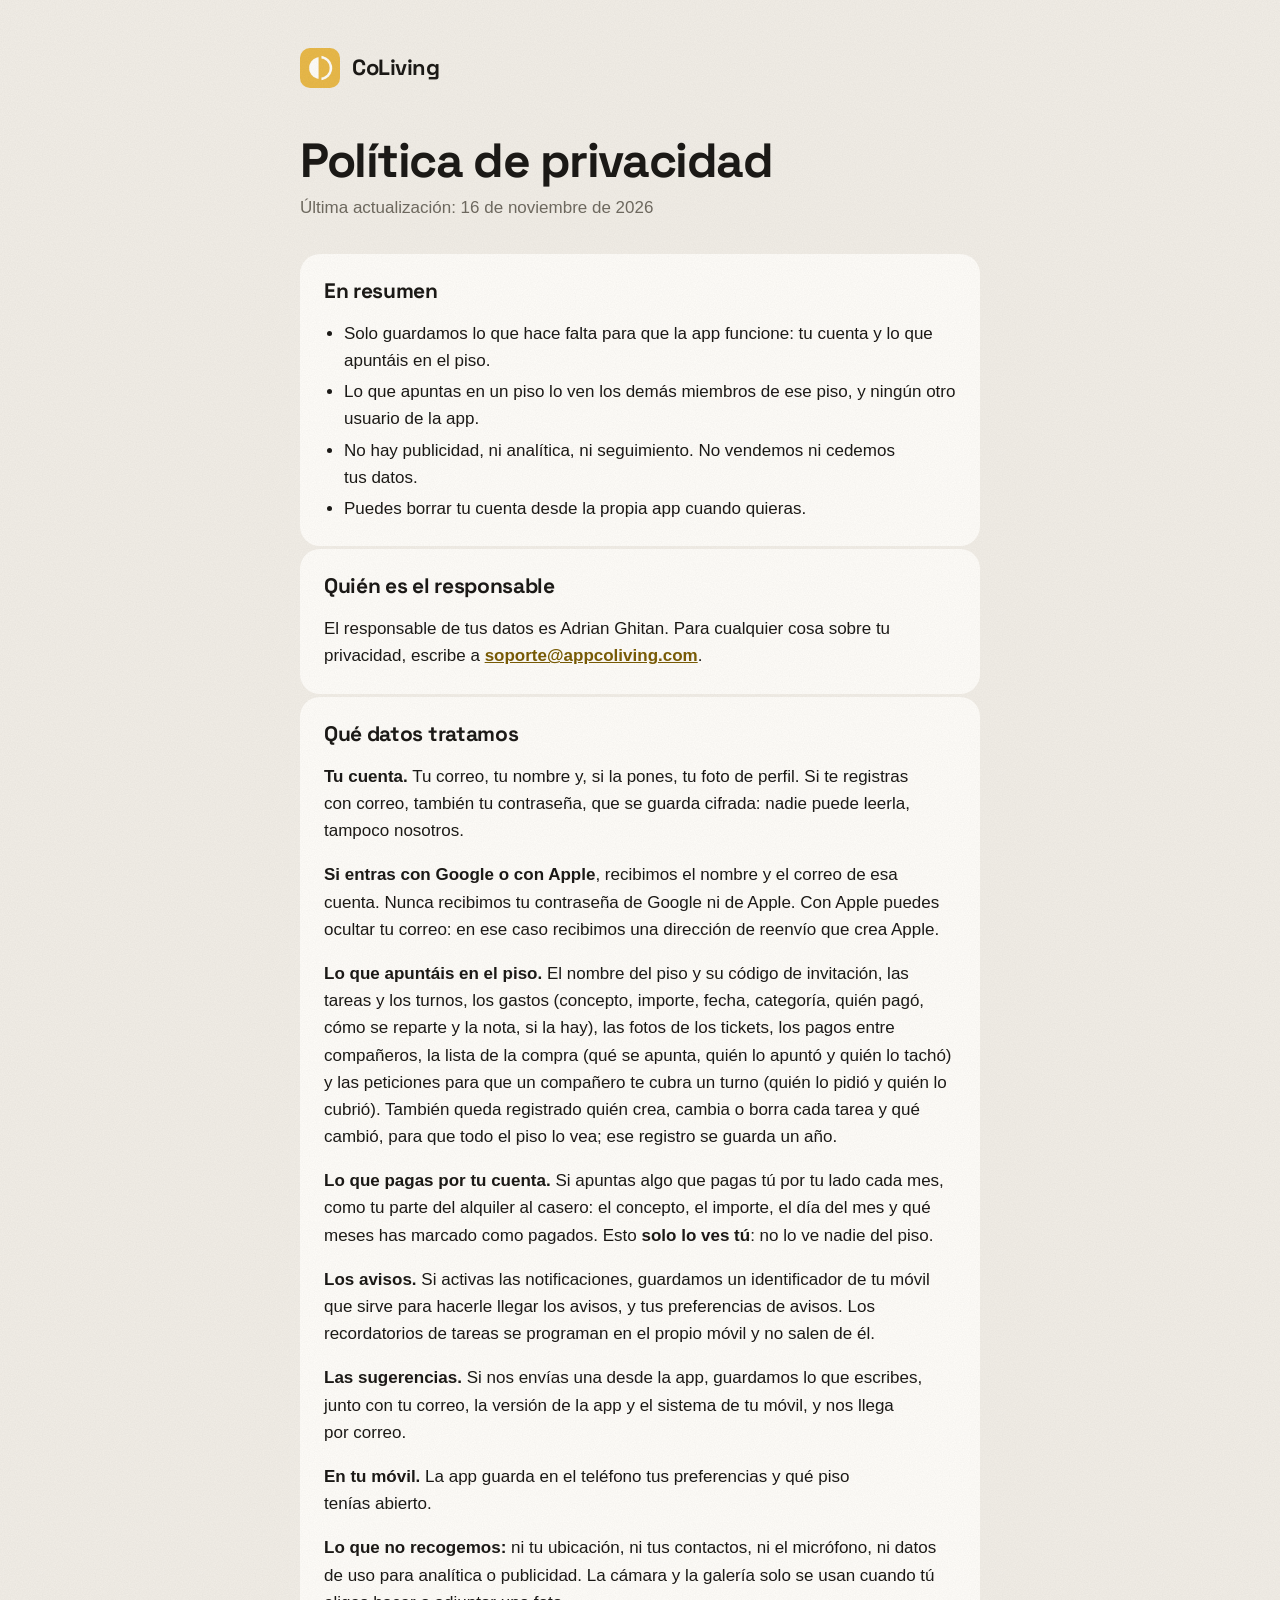
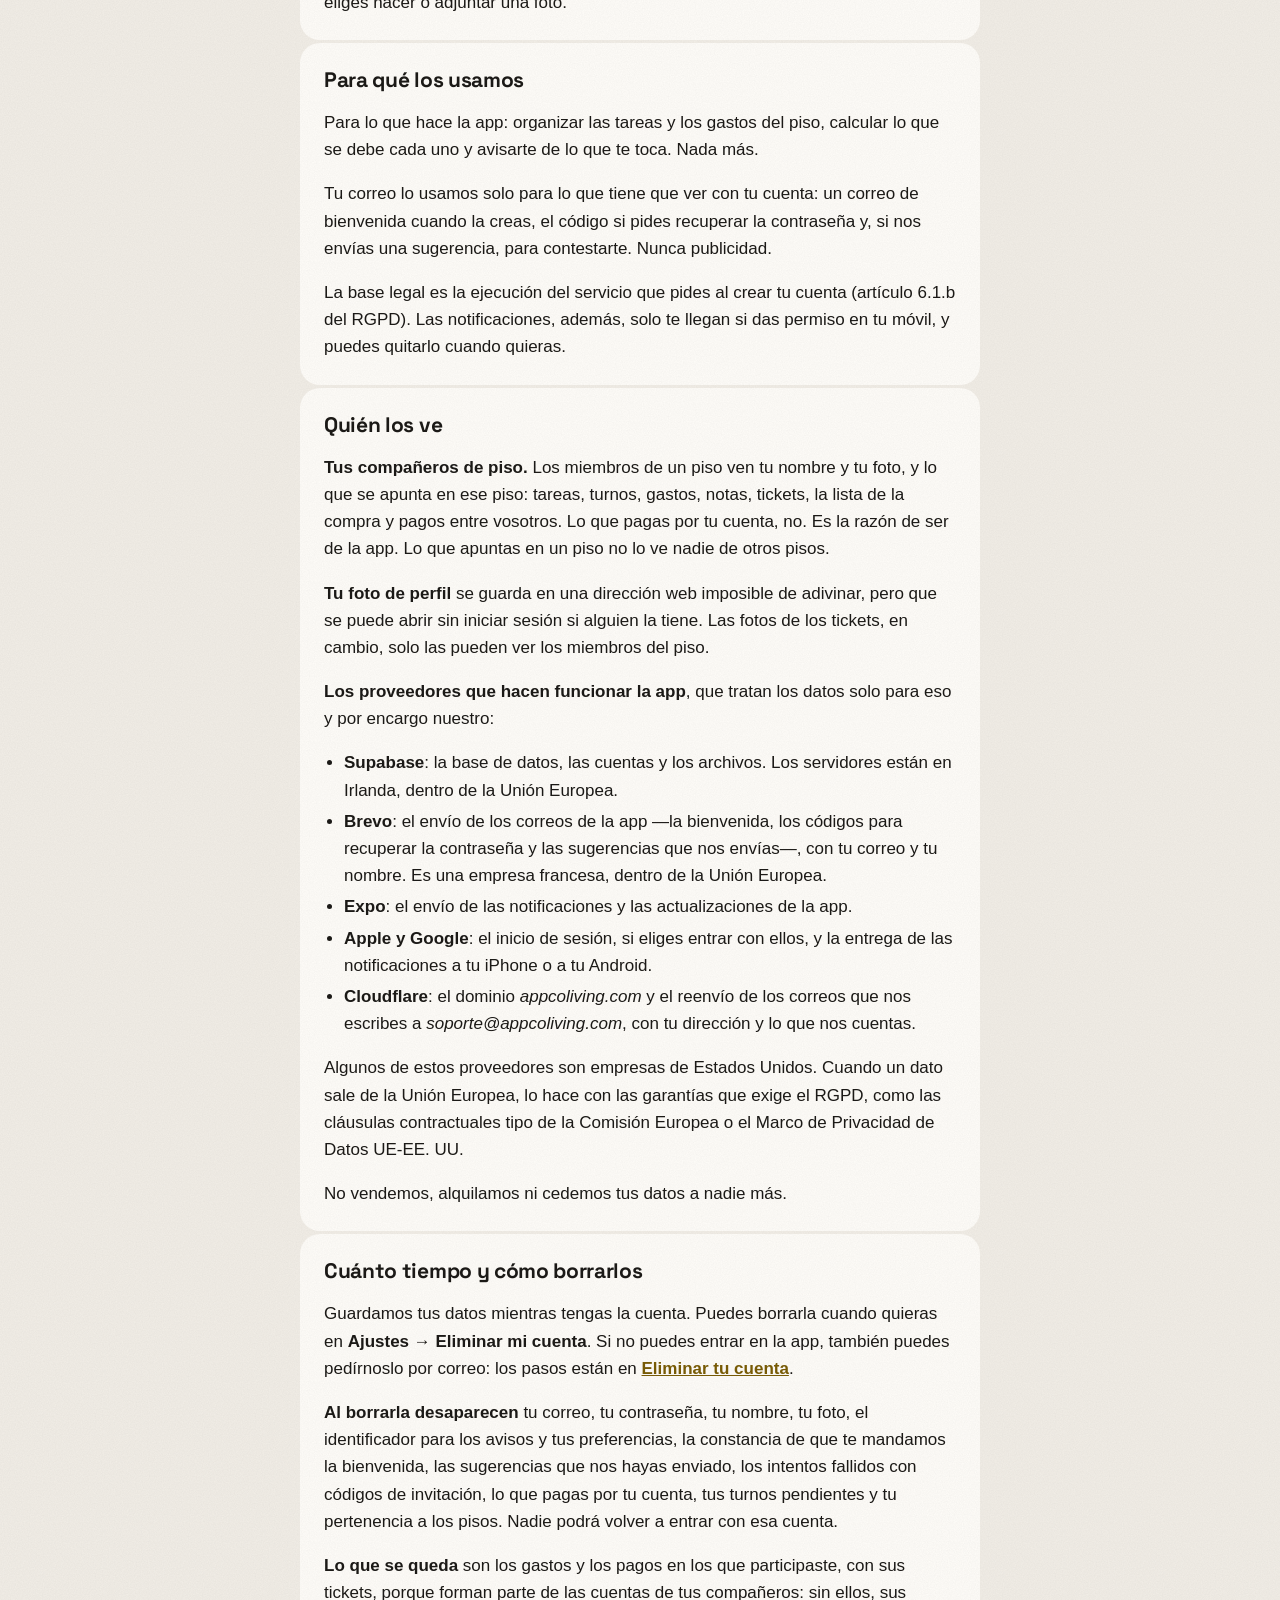
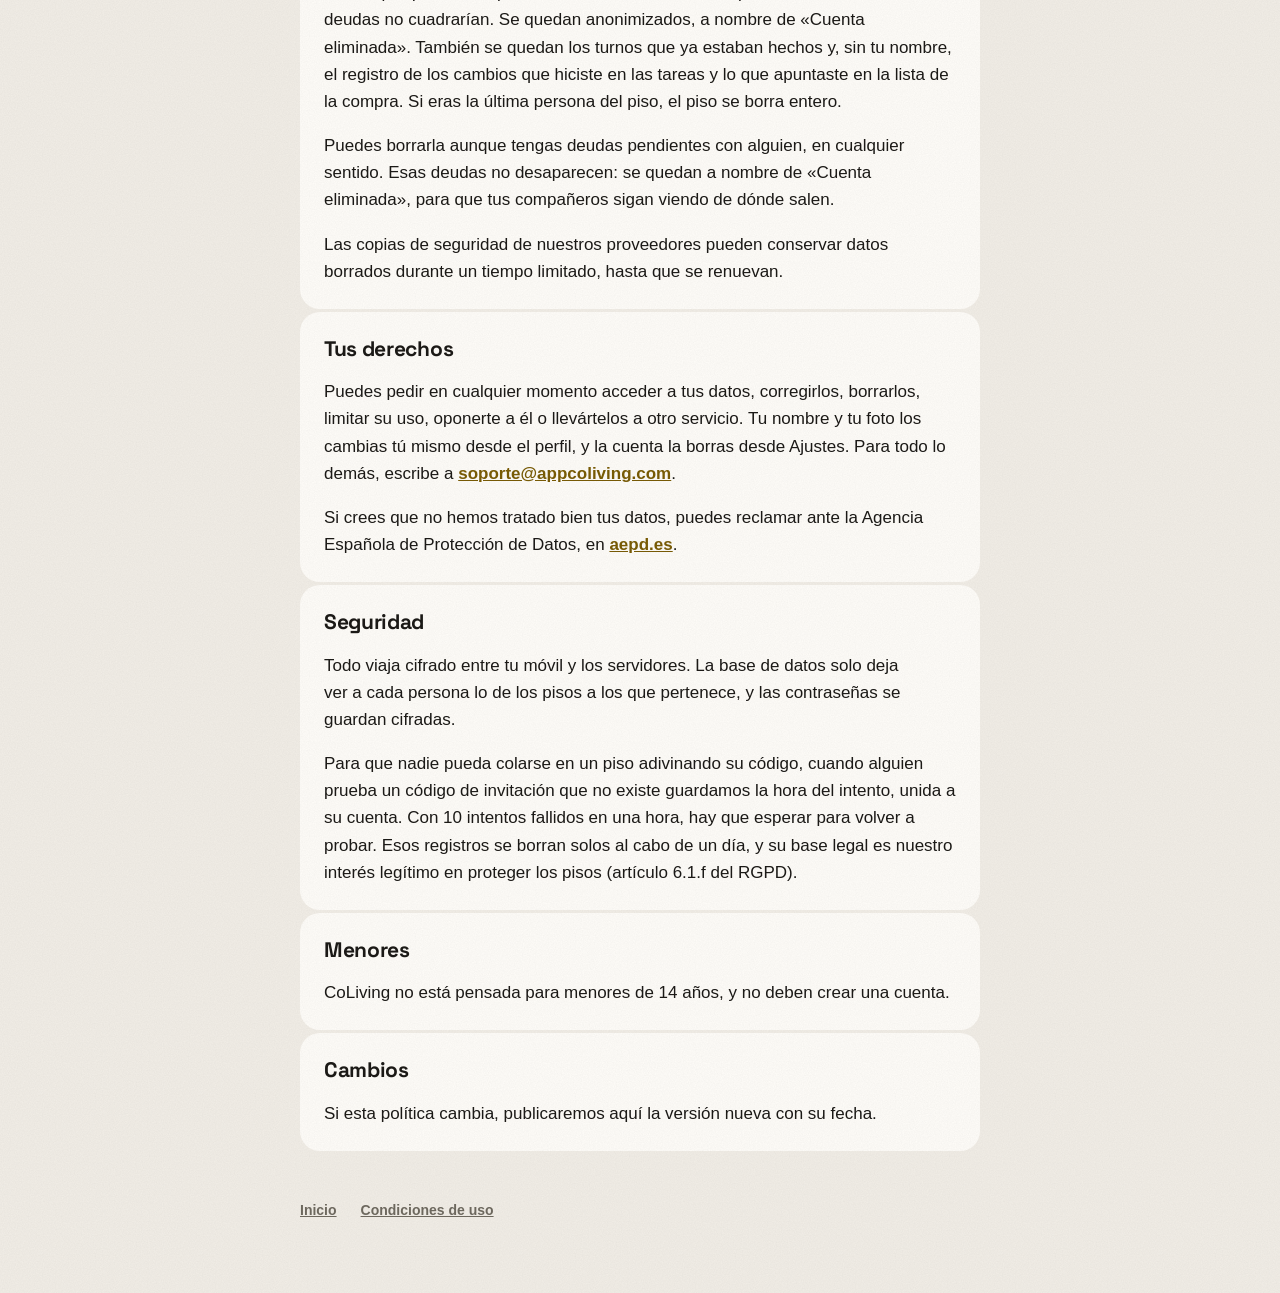
<file: privacidad.html>
<!doctype html>
<html lang="es">
<head>
  <meta charset="utf-8">
  <meta name="viewport" content="width=device-width, initial-scale=1">
  <title>Política de privacidad · CoLiving</title>
  <link rel="icon" href="favicon.png">
  <link rel="icon" href="favicon-oscuro.png" media="(prefers-color-scheme: dark)">
  <link rel="stylesheet" href="estilos.css">
</head>
<body>
  <main class="pagina documento">
    <a class="cabecera" href="./">
      <picture>
        <source srcset="icono-oscuro.png" media="(prefers-color-scheme: dark)">
        <img src="icono.png" alt="">
      </picture>
      <span class="marca">CoLiving</span>
    </a>

    <h1>Política de privacidad</h1>
    <p class="fecha">Última actualización: 16 de noviembre de 2026</p>

    <section class="pieza">
      <h2>En resumen</h2>
      <ul>
        <li>Solo guardamos lo que hace falta para que la app funcione: tu cuenta y lo que apuntáis en el piso.</li>
        <li>Lo que apuntas en un piso lo ven los demás miembros de ese piso, y ningún otro usuario de la app.</li>
        <li>No hay publicidad, ni analítica, ni seguimiento. No vendemos ni cedemos tus datos.</li>
        <li>Puedes borrar tu cuenta desde la propia app cuando quieras.</li>
      </ul>
    </section>

    <section class="pieza">
      <h2>Quién es el responsable</h2>
      <p>
        El responsable de tus datos es Adrian Ghitan.
        Para cualquier cosa sobre tu privacidad, escribe a
        <a href="mailto:soporte@appcoliving.com">soporte@appcoliving.com</a>.
      </p>
    </section>

    <section class="pieza">
      <h2>Qué datos tratamos</h2>
      <p><strong>Tu cuenta.</strong> Tu correo, tu nombre y, si la pones, tu foto de perfil. Si te
        registras con correo, también tu contraseña, que se guarda cifrada: nadie puede leerla,
        tampoco nosotros.</p>
      <p><strong>Si entras con Google o con Apple</strong>, recibimos el nombre y el correo de esa
        cuenta. Nunca recibimos tu contraseña de Google ni de Apple. Con Apple puedes ocultar tu
        correo: en ese caso recibimos una dirección de reenvío que crea Apple.</p>
      <p><strong>Lo que apuntáis en el piso.</strong> El nombre del piso y su código de invitación,
        las tareas y los turnos, los gastos (concepto, importe, fecha, categoría, quién pagó, cómo se
        reparte y la nota, si la hay), las fotos de los tickets, los pagos entre compañeros, la lista
        de la compra (qué se apunta, quién lo apuntó y quién lo tachó) y las peticiones para que un
        compañero te cubra un turno (quién lo pidió y quién lo cubrió).
        También queda registrado quién crea, cambia o borra cada tarea y qué cambió, para que todo el
        piso lo vea; ese registro se guarda un año.</p>
      <p><strong>Lo que pagas por tu cuenta.</strong> Si apuntas algo que pagas tú por tu lado cada
        mes, como tu parte del alquiler al casero: el concepto, el importe, el día del mes y qué meses
        has marcado como pagados. Esto <strong>solo lo ves tú</strong>: no lo ve nadie del piso.</p>
      <p><strong>Los avisos.</strong> Si activas las notificaciones, guardamos un identificador de tu
        móvil que sirve para hacerle llegar los avisos, y tus preferencias de avisos. Los
        recordatorios de tareas se programan en el propio móvil y no salen de él.</p>
      <p><strong>Las sugerencias.</strong> Si nos envías una desde la app, guardamos lo que escribes,
        junto con tu correo, la versión de la app y el sistema de tu móvil, y nos llega por correo.</p>
      <p><strong>En tu móvil.</strong> La app guarda en el teléfono tus preferencias y qué piso tenías
        abierto.</p>
      <p><strong>Lo que no recogemos:</strong> ni tu ubicación, ni tus contactos, ni el micrófono, ni
        datos de uso para analítica o publicidad. La cámara y la galería solo se usan cuando tú
        eliges hacer o adjuntar una foto.</p>
    </section>

    <section class="pieza">
      <h2>Para qué los usamos</h2>
      <p>Para lo que hace la app: organizar las tareas y los gastos del piso, calcular lo que se
        debe cada uno y avisarte de lo que te toca. Nada más.</p>
      <p>Tu correo lo usamos solo para lo que tiene que ver con tu cuenta: un correo de bienvenida
        cuando la creas, el código si pides recuperar la contraseña y, si nos envías una sugerencia,
        para contestarte. Nunca publicidad.</p>
      <p>La base legal es la ejecución del servicio que pides al crear tu cuenta (artículo 6.1.b del
        RGPD). Las notificaciones, además, solo te llegan si das permiso en tu móvil, y puedes
        quitarlo cuando quieras.</p>
    </section>

    <section class="pieza">
      <h2>Quién los ve</h2>
      <p><strong>Tus compañeros de piso.</strong> Los miembros de un piso ven tu nombre y tu foto, y
        lo que se apunta en ese piso: tareas, turnos, gastos, notas, tickets, la lista de la compra y pagos entre vosotros. Lo que pagas por tu cuenta, no. Es la razón de
        ser de la app. Lo que apuntas en un piso no lo ve nadie de otros pisos.</p>
      <p><strong>Tu foto de perfil</strong> se guarda en una dirección web imposible de adivinar, pero
        que se puede abrir sin iniciar sesión si alguien la tiene. Las fotos de los tickets, en
        cambio, solo las pueden ver los miembros del piso.</p>
      <p><strong>Los proveedores que hacen funcionar la app</strong>, que tratan los datos solo para
        eso y por encargo nuestro:</p>
      <ul>
        <li><strong>Supabase</strong>: la base de datos, las cuentas y los archivos. Los servidores
          están en Irlanda, dentro de la Unión Europea.</li>
        <li><strong>Brevo</strong>: el envío de los correos de la app —la bienvenida, los códigos
          para recuperar la contraseña y las sugerencias que nos envías—, con tu correo y tu nombre. Es una empresa francesa, dentro
          de la Unión Europea.</li>
        <li><strong>Expo</strong>: el envío de las notificaciones y las actualizaciones de la app.</li>
        <li><strong>Apple y Google</strong>: el inicio de sesión, si eliges entrar con ellos, y la
          entrega de las notificaciones a tu iPhone o a tu Android.</li>
        <li><strong>Cloudflare</strong>: el dominio <em>appcoliving.com</em> y el reenvío de los
          correos que nos escribes a <em>soporte@appcoliving.com</em>, con tu dirección y lo que nos
          cuentas.</li>
      </ul>
      <p>Algunos de estos proveedores son empresas de Estados Unidos. Cuando un dato sale de la Unión
        Europea, lo hace con las garantías que exige el RGPD, como las cláusulas contractuales tipo
        de la Comisión Europea o el Marco de Privacidad de Datos UE-EE. UU.</p>
      <p>No vendemos, alquilamos ni cedemos tus datos a nadie más.</p>
    </section>

    <section class="pieza">
      <h2>Cuánto tiempo y cómo borrarlos</h2>
      <p>Guardamos tus datos mientras tengas la cuenta. Puedes borrarla cuando quieras en
        <strong>Ajustes → Eliminar mi cuenta</strong>. Si no puedes entrar en la app, también puedes
        pedírnoslo por correo: los pasos están en <a href="eliminar-cuenta.html">Eliminar tu
        cuenta</a>.</p>
      <p><strong>Al borrarla desaparecen</strong> tu correo, tu contraseña, tu nombre, tu foto, el
        identificador para los avisos y tus preferencias, la constancia de que te mandamos la
        bienvenida, las sugerencias que nos hayas enviado, los intentos fallidos con códigos de invitación, lo que pagas por tu cuenta, tus turnos pendientes y tu pertenencia a
        los pisos. Nadie podrá volver a entrar con esa cuenta.</p>
      <p><strong>Lo que se queda</strong> son los gastos y los pagos en los que participaste, con
        sus tickets, porque forman parte de las cuentas de tus compañeros: sin ellos, sus deudas no
        cuadrarían. Se quedan anonimizados, a nombre de «Cuenta eliminada». También se quedan los
        turnos que ya estaban hechos y, sin tu nombre, el registro de los cambios que hiciste en las
        tareas y lo que apuntaste en la lista de la compra. Si eras la última persona del piso, el piso se borra entero.</p>
      <p>Puedes borrarla aunque tengas deudas pendientes con alguien, en cualquier sentido. Esas
        deudas no desaparecen: se quedan a nombre de «Cuenta eliminada», para que tus compañeros
        sigan viendo de dónde salen.</p>
      <p>Las copias de seguridad de nuestros proveedores pueden conservar datos borrados durante un
        tiempo limitado, hasta que se renuevan.</p>
    </section>

    <section class="pieza">
      <h2>Tus derechos</h2>
      <p>Puedes pedir en cualquier momento acceder a tus datos, corregirlos, borrarlos, limitar su uso,
        oponerte a él o llevártelos a otro servicio. Tu nombre y tu foto los cambias tú mismo desde
        el perfil, y la cuenta la borras desde Ajustes. Para todo lo demás, escribe a
        <a href="mailto:soporte@appcoliving.com">soporte@appcoliving.com</a>.</p>
      <p>Si crees que no hemos tratado bien tus datos, puedes reclamar ante la Agencia Española de
        Protección de Datos, en <a href="https://www.aepd.es">aepd.es</a>.</p>
    </section>

    <section class="pieza">
      <h2>Seguridad</h2>
      <p>Todo viaja cifrado entre tu móvil y los servidores. La base de datos solo deja ver a cada
        persona lo de los pisos a los que pertenece, y las contraseñas se guardan cifradas.</p>
      <p>Para que nadie pueda colarse en un piso adivinando su código, cuando alguien prueba un
        código de invitación que no existe guardamos la hora del intento, unida a su cuenta. Con 10
        intentos fallidos en una hora, hay que esperar para volver a probar. Esos registros se
        borran solos al cabo de un día, y su base legal es nuestro interés legítimo en proteger los
        pisos (artículo 6.1.f del RGPD).</p>
    </section>

    <section class="pieza">
      <h2>Menores</h2>
      <p>CoLiving no está pensada para menores de 14 años, y no deben crear una cuenta.</p>
    </section>

    <section class="pieza">
      <h2>Cambios</h2>
      <p>Si esta política cambia, publicaremos aquí la versión nueva con su fecha.</p>
    </section>

    <footer class="pie">
      <a href="./">Inicio</a>
      <a href="condiciones.html">Condiciones de uso</a>
    </footer>
  </main>
</body>
</html>
</file>
<file: estilos.css>
/*
 * La web de CoLiving: inicio, privacidad y condiciones.
 *
 * Misma dirección que la app —Cal y ámbar—, con sus tres reglas: una sola cifra
 * manda, el ámbar es lo único con color y claro y oscuro son la misma página.
 * Los valores salen de `src/theme/index.ts`; si cambian allí, se cambian aquí.
 *
 * El repartidor de arriba es lo que manda. Desde el 17 de noviembre la página
 * se mueve un poco (a petición): entra el héroe, las secciones aparecen al
 * bajar, las escenas se inclinan hacia el ratón y las cifras corren. Todo en
 * «Efectos», al final; todo se apaga con «reducir movimiento» y sin JS no se
 * esconde nada. **Movimiento sí, color no**: el ámbar sigue siendo lo único
 * con color, también en los brillos.
 *
 * Space Grotesk se sirve desde aquí y no desde Google Fonts: pedirla a Google
 * le pasaría la IP de cada visitante, y en una web que enlaza a una política de
 * privacidad eso queda especialmente mal. Licencia OFL en `fuentes/OFL.txt`.
 * Es la misma cara de display de la app desde el 17 de septiembre (antes,
 * Bricolage): títulos e importes, nada más. El cuerpo va en la fuente del
 * sistema, igual que en la app.
 */
@font-face {
  font-family: 'Space Grotesk';
  src: url('fuentes/SpaceGrotesk_500Medium.ttf') format('truetype');
  font-weight: 500;
  font-display: swap;
}

@font-face {
  font-family: 'Space Grotesk';
  src: url('fuentes/SpaceGrotesk_700Bold.ttf') format('truetype');
  font-weight: 700;
  font-display: swap;
}

:root {
  /* Modo claro: cal encalada y ámbar. */
  --cal: #f2eee7;
  --pieza: #fffdf9;
  --pieza-alt: #f6f2e9;
  --linea: #ede6d8;
  /* El fondo de las escenas de la portada, y las piezas de la app encima. */
  --escena: #e8e1d4;
  --escena-pieza: #fffdf9;
  --tinta: #1c1a17;
  --tinta-suave: #6f6a60;
  /* Para TEXTO en ámbar. El vivo (`--ambar`) sobre papel da 1,9 y no se lee. */
  --ambar-texto: #7a5c05;
  /* Para RELLENOS. Encima, siempre `--sobre-ambar` (tinta), nunca blanco. */
  --ambar: #e5a612;
  --sobre-ambar: #1c1a17;
  --ambar-suave: #f7e9c4;
  /* Solo dentro de los trozos de la app: dicen de qué lado está el dinero. */
  --verde: #2f6b4f;
  --almagre: #a8402c;
  --cobalto: #2f4ba8;
  --cobalto-suave: #e1e5f6;
  --av-1: #3b5068;
  --av-2: #3f6b54;
  --av-3: #8a4a38;
  --av-4: #5a4a73;
  --av-5: #6b6250;
  --sobre-avatar: #fffdf9;

  --junta: 3px;
  --radio: 20px;
  --radio-fila: 12px;
  --display: 'Space Grotesk', 'Helvetica Neue', Arial, sans-serif;
  color-scheme: light;
}

@media (prefers-color-scheme: dark) {
  :root {
    /* La misma página de noche: carbón y el mismo ámbar. */
    --cal: #0e0e11;
    --pieza: #17171c;
    --pieza-alt: #23232b;
    --linea: #2b2b34;
    --escena: #17171c;
    --escena-pieza: #23232b;
    --tinta: #f2f0ec;
    --tinta-suave: #8b8892;
    /* De noche el ámbar vivo sí se lee como texto: aquí los dos son el mismo. */
    --ambar-texto: #e9b949;
    --ambar: #e9b949;
    --sobre-ambar: #14140f;
    --ambar-suave: #2a2416;
    --verde: #5fbf8e;
    --almagre: #f08a72;
    --cobalto: #8fa6f5;
    --cobalto-suave: #1b2140;
    --av-1: #8fa6c4;
    --av-2: #79c4a2;
    --av-3: #d99478;
    --av-4: #a99bc9;
    --av-5: #bfb49a;
    --sobre-avatar: #14140f;
    color-scheme: dark;
  }
}

/* --------------------------------------------------------------- Base */
* {
  box-sizing: border-box;
}

html {
  scroll-behavior: smooth;
}

@media (prefers-reduced-motion: reduce) {
  html {
    scroll-behavior: auto;
  }
}

body {
  margin: 0;
  background: var(--cal);
  color: var(--tinta);
  font: 17px/1.6 -apple-system, BlinkMacSystemFont, 'SF Pro Text', 'Segoe UI', Roboto,
    'Helvetica Neue', sans-serif;
  -webkit-text-size-adjust: 100%;
  /* El resplandor del héroe se sale por la derecha: que no haga scroll de lado.
     `clip` y no `hidden`, que rompería la barra pegada. */
  overflow-x: clip;
  position: relative;
}

h1,
h2,
h3,
.marca {
  font-family: var(--display);
  font-weight: 700;
  text-wrap: balance;
}

p,
li {
  text-wrap: pretty;
}

a {
  color: var(--ambar-texto);
  font-weight: 600;
  /* El correo de soporte es largo: en un móvil estrecho tiene que poder partirse. */
  overflow-wrap: anywhere;
}

:focus-visible {
  outline: 3px solid var(--ambar);
  outline-offset: 3px;
  border-radius: 6px;
}

/* Lo que solo tiene que oír un lector de pantalla. */
.oculto {
  position: absolute;
  width: 1px;
  height: 1px;
  overflow: hidden;
  clip: rect(0 0 0 0);
  white-space: nowrap;
}

/* Al saltar a una sección desde el menú, que la barra pegada no tape su título. */
section[id] {
  scroll-margin-top: 72px;
}

/* ------------------------------------------------------------ Cabecera */
/*
 * La barra es opaca siempre, con el color de la página, y no translúcida.
 * En el iPhone (Safari 26) la página se ve también detrás de la hora y la
 * batería, y Safari solo tiñe esa franja con el color de la barra si la barra
 * es opaca desde que carga. Translúcida, o transparente hasta bajar, se veía el
 * contenido pasar por encima de ella (18 de noviembre).
 */
.barra-fondo {
  position: sticky;
  top: 0;
  z-index: 10;
  background: var(--cal);
  transition: box-shadow 0.3s ease;
}

.barra-fondo--pegada {
  box-shadow: 0 1px 0 var(--linea);
}

.barra-fondo--pegada .barra {
  padding-top: 12px;
  padding-bottom: 12px;
}

.cabecera {
  display: inline-flex;
  align-items: center;
  gap: 12px;
  text-decoration: none;
  color: inherit;
}

.cabecera picture {
  display: flex;
}

.cabecera img {
  width: 40px;
  height: 40px;
  border-radius: 10px;
}

.marca {
  font-size: 22px;
  letter-spacing: -0.02em;
  color: var(--tinta);
}

/* ---------------------------------------------------------- La portada */
.marco {
  max-width: 1120px;
  margin: 0 auto;
  padding: 0 16px;
}

@media (min-width: 700px) {
  .marco {
    padding: 0 32px;
  }
}

.barra {
  display: flex;
  align-items: center;
  justify-content: space-between;
  gap: 16px;
  padding-top: 24px;
  padding-bottom: 24px;
  transition: padding 0.3s ease;
}

.barra nav {
  display: flex;
  gap: 4px;
}

.barra nav a {
  color: var(--tinta-suave);
  text-decoration: none;
  font-size: 15px;
  padding: 8px 12px;
  border-radius: 999px;
}

.barra nav a:hover {
  color: var(--tinta);
  background: var(--pieza);
}

/* El enlace a «Cómo funciona» es el primero que sobra en un móvil. */
@media (max-width: 520px) {
  .barra .solo-ancho {
    display: none;
  }

  .barra nav a {
    padding: 8px 9px;
    font-size: 14px;
  }
}

/* Con tres enlaces, en un móvil de 360 el nombre se queda solo con el icono. */
@media (max-width: 400px) {
  .cabecera .marca {
    display: none;
  }
}

/* ------------------------------------------------------------- El héroe */
.heroe {
  display: grid;
  gap: 40px;
  padding-top: 32px;
  padding-bottom: 96px;
  align-items: center;
}

@media (min-width: 940px) {
  .heroe {
    grid-template-columns: minmax(0, 1.15fr) minmax(0, 0.85fr);
    gap: 64px;
    padding-top: 56px;
    padding-bottom: 128px;
  }
}

.heroe h1 {
  font-size: clamp(40px, 6.2vw, 72px);
  line-height: 1.02;
  letter-spacing: -0.035em;
  margin: 0 0 28px;
  max-width: 14ch;
}

.entradilla {
  font-size: 19px;
  line-height: 1.55;
  color: var(--tinta-suave);
  margin: 0 0 36px;
  max-width: 34em;
}

/* ------------------------------------------------------------- Tiendas */
/*
 * Los botones de descarga, en tinta como las insignias de las tiendas: se
 * reconocen como «descargar» sin tener que leerlos. En oscuro la tinta es clara
 * y el botón sale claro sobre carbón, que es justo lo que hacen las insignias.
 */
.tiendas {
  display: flex;
  flex-wrap: wrap;
  gap: 10px;
}

.tienda {
  display: inline-flex;
  flex-direction: column;
  justify-content: center;
  /*
   * Dos en fila hasta en un móvil de 375. `flex-wrap` decide si caben por la
   * base, antes de encoger nada: con 170 de base (350 en total) bajaba uno de
   * línea en los 343 que hay. Con 150 caben, y crecen hasta 200.
   */
  flex: 1 1 150px;
  max-width: 200px;
  min-height: 56px;
  padding: 8px 20px;
  border-radius: 14px;
  background: var(--tinta);
  color: var(--cal);
  text-decoration: none;
  line-height: 1.2;
}

a.tienda:hover {
  opacity: 0.85;
}

.tienda-arriba {
  font-size: 12px;
}

.tienda-nombre {
  font-family: var(--display);
  font-size: 20px;
  font-weight: 700;
  letter-spacing: -0.01em;
}

/*
 * La insignia oficial de una tienda, tal cual: sin fondo, sin padding, sin
 * redondear. Del mismo alto que los botones, para que la fila se vea pareja.
 */
.insignia {
  display: inline-flex;
  align-items: center;
}

.insignia img {
  display: block;
  height: 56px;
  width: auto;
}

a.insignia:hover {
  opacity: 0.85;
}

/* Aún no publicada: se ve, pero apagada, y no se puede pulsar. */
.tienda--pronto {
  opacity: 0.4;
  cursor: default;
}

/* ---------------------------------------------------------- Repartidor */
/*
 * Lo único que manda en la página. La cifra grande es el importe que escribe
 * quien mira, y debajo, cómo se reparte: es la regla de la app («una sola cifra
 * manda») hecha algo que se puede tocar.
 */
.repartidor {
  background: var(--pieza);
  border-radius: 28px;
  padding: 24px;
}

@media (min-width: 700px) {
  .repartidor {
    padding: 32px;
  }
}

.repartidor-titulo {
  font-size: 15px;
  color: var(--tinta-suave);
  margin: 0 0 4px;
}

.importe {
  display: flex;
  align-items: baseline;
  gap: 6px;
  border-bottom: 2px solid var(--linea);
  padding-bottom: 8px;
  margin-bottom: 24px;
}

.importe:focus-within {
  border-bottom-color: var(--ambar);
}

/*
 * El campo mide lo que el número, para que el «€» vaya pegado detrás y no en
 * la otra punta. Donde no hay `field-sizing`, el script le pone `size`.
 */
.importe input {
  flex: 0 1 auto;
  field-sizing: content;
  min-width: 1ch;
  max-width: 100%;
  border: 0;
  background: none;
  color: var(--tinta);
  font-family: var(--display);
  font-weight: 700;
  font-size: clamp(48px, 9vw, 64px);
  letter-spacing: -0.03em;
  line-height: 1.1;
  padding: 0;
  font-variant-numeric: tabular-nums;
}

.importe input:focus {
  outline: none;
}

.importe span {
  font-family: var(--display);
  font-weight: 500;
  font-size: 32px;
  color: var(--tinta-suave);
}

.entre {
  font-size: 15px;
  color: var(--tinta-suave);
  margin: 0 0 10px;
}

.gente {
  display: flex;
  flex-wrap: wrap;
  gap: 8px;
  margin-bottom: 24px;
}

.persona {
  display: inline-flex;
  align-items: center;
  gap: 8px;
  padding: 5px 14px 5px 5px;
  border: 0;
  border-radius: 999px;
  background: var(--pieza-alt);
  color: var(--tinta-suave);
  font: inherit;
  font-size: 15px;
  cursor: pointer;
}

.persona[aria-pressed='true'] {
  background: var(--ambar-suave);
  color: var(--ambar-texto);
  font-weight: 600;
}

.persona[aria-pressed='false'] .avatar {
  opacity: 0.35;
}

.avatar {
  display: inline-grid;
  place-items: center;
  width: 28px;
  height: 28px;
  border-radius: 50%;
  color: var(--sobre-avatar);
  font-size: 13px;
  font-weight: 700;
  flex: none;
}

.av-1 { background: var(--av-1); }
.av-2 { background: var(--av-2); }
.av-3 { background: var(--av-3); }
.av-4 { background: var(--av-4); }
.av-5 { background: var(--av-5); }

.partes {
  list-style: none;
  margin: 0 0 20px;
  padding: 0;
  display: grid;
  gap: var(--junta);
}

.parte {
  display: flex;
  align-items: center;
  gap: 12px;
  background: var(--pieza-alt);
  border-radius: var(--radio-fila);
  padding: 10px 14px 10px 10px;
}

.parte-nombre {
  flex: 1;
  min-width: 0;
}

.parte-importe {
  font-family: var(--display);
  font-weight: 500;
  font-size: 22px;
  letter-spacing: -0.01em;
  font-variant-numeric: tabular-nums;
}

.centimo {
  font-size: 12px;
  font-weight: 600;
  color: var(--ambar-texto);
  background: var(--ambar-suave);
  border-radius: 999px;
  padding: 2px 8px;
  white-space: nowrap;
}

.partes--apagadas .parte {
  opacity: 0.4;
}

.explicacion {
  font-size: 15px;
  line-height: 1.5;
  color: var(--tinta-suave);
  margin: 0;
  min-height: 3em;
}

.explicacion strong {
  color: var(--tinta);
}

/* ------------------------------------------------------------ Secciones */
.seccion {
  padding-top: 32px;
  padding-bottom: 96px;
}

.seccion h2 {
  font-size: clamp(32px, 4.6vw, 52px);
  line-height: 1.05;
  letter-spacing: -0.03em;
  margin: 0 0 16px;
  max-width: 16ch;
}

.seccion-intro {
  font-size: 19px;
  color: var(--tinta-suave);
  margin: 0 0 40px;
  max-width: 34em;
}

/* ------------------------------------------------ Los rasgos: trozos de la app */
/*
 * Cuatro rasgos de dos en dos. Cada uno, una escena del mismo alto con un trozo
 * de pantalla de la app dentro, y el texto debajo, suelto sobre la página.
 *
 * Antes era una pared de fichas de tamaños distintos, con la pantalla dentro de
 * la ficha y las filas dentro de la pantalla: tres cajas una dentro de otra, y
 * alturas que no casaban. Ahora solo hay dos niveles —la escena y las piezas de
 * la app— y las escenas miden lo mismo, así que las cuatro se leen a la vez.
 */
.rasgos {
  display: grid;
  gap: 56px;
}

@media (min-width: 860px) {
  .rasgos {
    grid-template-columns: repeat(2, minmax(0, 1fr));
    gap: 72px 32px;
  }
}

.rasgo h3 {
  font-size: 24px;
  line-height: 1.15;
  letter-spacing: -0.02em;
  margin: 24px 0 8px;
}

.rasgo p {
  margin: 0;
  color: var(--tinta-suave);
  max-width: 32em;
}

/* Un grado más hondo que la página, para que las piezas blancas de la app destaquen. */
.escena {
  display: grid;
  place-items: center;
  min-height: 300px;
  padding: 32px 20px;
  border-radius: 28px;
  background: var(--escena);
}

.escena-app {
  width: 100%;
  max-width: 380px;
  display: grid;
  gap: var(--junta);
  font-size: 15px;
}

.mini {
  background: var(--escena-pieza);
  border-radius: var(--radio-fila);
  padding: 12px 14px;
}

.fila-importe {
  font-family: var(--display);
  font-weight: 500;
  font-size: 18px;
  white-space: nowrap;
  font-variant-numeric: tabular-nums;
}

.pieza {
  background: var(--pieza);
  border-radius: var(--radio);
  padding: 24px;
}

/* El rótulo de la app: 11 px en versalitas. Solo dentro de las pantallas. */
.rotulo {
  display: block;
  font-size: 11px;
  font-weight: 700;
  letter-spacing: 0.06em;
  text-transform: uppercase;
  color: var(--tinta-suave);
  margin-bottom: 2px;
}

.cifra {
  display: block;
  font-family: var(--display);
  font-weight: 700;
  font-size: 40px;
  letter-spacing: -0.03em;
  line-height: 1.1;
  font-variant-numeric: tabular-nums;
}

.verde {
  color: var(--verde);
}

.detalle {
  color: var(--tinta-suave);
  font-size: 14px;
}

/* La tira de la semana del Cuadrante. */
.semana {
  display: grid;
  grid-template-columns: repeat(7, 1fr);
  text-align: center;
  gap: 2px;
}

.dia {
  display: grid;
  justify-items: center;
  gap: 2px;
  padding: 6px 0 8px;
  border-radius: 10px;
}

.dia small {
  font-size: 11px;
  color: var(--tinta-suave);
}

.dia b {
  font-family: var(--display);
  font-weight: 500;
  font-size: 17px;
}

/* El punto ocupa sitio siempre, como en la app: así los números no bailan. */
.dia i {
  width: 6px;
  height: 6px;
  border-radius: 50%;
}

.dia--hoy {
  background: var(--ambar-suave);
}

.dia--hoy b {
  color: var(--ambar-texto);
  font-weight: 700;
}

.punto-hecho { background: var(--verde); }
.punto-pasado { background: var(--almagre); }
.punto-toca { background: var(--ambar); }

.fila {
  display: flex;
  align-items: center;
  gap: 12px;
}

.fila-texto {
  flex: 1;
  min-width: 0;
  line-height: 1.3;
}

.fila-texto small {
  display: block;
  color: var(--tinta-suave);
  font-size: 13px;
}

.circulo {
  width: 24px;
  height: 24px;
  border-radius: 50%;
  border: 2px solid var(--ambar-texto);
  flex: none;
}

.pastilla-espera {
  display: inline-block;
  font-size: 12px;
  font-weight: 600;
  color: var(--cobalto);
  background: var(--cobalto-suave);
  border-radius: 999px;
  padding: 2px 10px;
  margin-top: 4px;
}

.mini-boton {
  display: inline-block;
  font-size: 14px;
  font-weight: 600;
  border-radius: 999px;
  padding: 6px 14px;
  background: var(--ambar);
  color: var(--sobre-ambar);
  white-space: nowrap;
}

.mini-boton--suave {
  background: var(--ambar-suave);
  color: var(--ambar-texto);
}

/* ------------------------------------------------------------ Los pasos */
/* Aquí sí van números: es una secuencia de verdad, y se hace en ese orden. */
.pasos {
  list-style: none;
  margin: 0;
  padding: 0;
  display: grid;
  gap: 32px;
  counter-reset: paso;
}

@media (min-width: 760px) {
  .pasos {
    grid-template-columns: repeat(3, minmax(0, 1fr));
    gap: 40px;
  }
}

/* El número, encima de la barra; el texto, debajo. */
.pasos li {
  counter-increment: paso;
}

.pasos li::before {
  content: counter(paso);
  display: block;
  font-family: var(--display);
  font-weight: 700;
  font-size: 56px;
  line-height: 1;
  letter-spacing: -0.04em;
  color: var(--ambar-texto);
  padding-bottom: 14px;
  border-bottom: 2px solid var(--tinta);
  margin-bottom: 16px;
}

.pasos h3 {
  font-size: 22px;
  letter-spacing: -0.02em;
  margin: 0 0 6px;
}

.pasos p {
  margin: 0;
  color: var(--tinta-suave);
}

/* -------------------------------------------------------- Sin letra pequeña */
.promesas {
  list-style: none;
  margin: 0;
  padding: 0;
  display: grid;
  gap: 0 40px;
}

@media (min-width: 760px) {
  .promesas {
    grid-template-columns: repeat(2, minmax(0, 1fr));
  }
}

.promesas li {
  padding: 18px 0;
  border-bottom: 1px solid var(--linea);
}

.promesas strong {
  display: block;
  font-family: var(--display);
  font-weight: 700;
  font-size: 20px;
  letter-spacing: -0.015em;
}

.promesas span {
  color: var(--tinta-suave);
}

/* ------------------------------------------------------------- Apoyar */
/*
 * Sin la lista de costes (12 de octubre), el título va a la izquierda y el texto
 * a la derecha: con todo en una columna, media ficha se quedaba vacía.
 */
.apoyar {
  display: grid;
  gap: 8px;
  background: var(--pieza);
  border-radius: 28px;
  padding: 28px 24px;
}

@media (min-width: 860px) {
  .apoyar {
    grid-template-columns: minmax(0, 0.8fr) minmax(0, 1.2fr);
    gap: 56px;
    padding: 56px;
    align-items: center;
  }
}

.apoyar h2 {
  font-size: clamp(32px, 4.6vw, 52px);
  line-height: 1.05;
  letter-spacing: -0.03em;
  margin: 0 0 8px;
}

.apoyar p {
  color: var(--tinta-suave);
  margin: 0 0 16px;
  max-width: 32em;
}

.boton {
  display: inline-flex;
  align-items: center;
  justify-content: center;
  min-height: 52px;
  padding: 12px 26px;
  border-radius: 999px;
  background: var(--ambar);
  color: var(--sobre-ambar);
  font-size: 17px;
  font-weight: 700;
  text-decoration: none;
}

.boton:hover {
  filter: brightness(1.05);
}

/*
 * El botón y su nota, juntos y separados del texto. Antes el botón tenía 28 px
 * por encima y 12 por debajo, y se veía descolgado del texto y pegado a la nota.
 */
.donar {
  margin-top: 28px;
  display: grid;
  justify-items: start;
  gap: 12px;
}

.apoyar .boton-nota {
  font-size: 14px;
  margin: 0;
}

/* --------------------------------------------------------------- Ayuda */
.ayuda-portada {
  display: grid;
  gap: 8px;
  padding-top: 32px;
  padding-bottom: 64px;
}

.ayuda-portada h2 {
  font-size: 28px;
  letter-spacing: -0.02em;
  margin: 0;
}

.ayuda-portada p {
  margin: 0;
  color: var(--tinta-suave);
  font-size: 19px;
}

/* ------------------------------------------------------- Las páginas legales */
/*
 * Privacidad y condiciones: una columna de lectura con las piezas apiladas.
 * Usan las mismas piezas que la portada y una cabecera más sencilla.
 */
.pagina {
  max-width: 720px;
  margin: 0 auto;
  padding: 40px 16px 64px;
}

@media (min-width: 700px) {
  .pagina {
    padding: 48px 20px 72px;
  }
}

.pagina > .cabecera {
  margin-bottom: 48px;
}

.pagina h1 {
  font-size: clamp(34px, 6vw, 48px);
  line-height: 1.05;
  letter-spacing: -0.03em;
  margin: 0 0 8px;
}

.documento h2 {
  font-size: 21px;
  line-height: 1.2;
  letter-spacing: -0.015em;
  margin: 0 0 8px;
}

.documento .pieza + .pieza {
  margin-top: var(--junta);
}

.documento .pieza > :last-child {
  margin-bottom: 0;
}

.documento ul {
  padding-left: 20px;
}

.documento li + li {
  margin-top: 4px;
}

.fecha {
  color: var(--tinta-suave);
  margin: 0 0 32px;
}

/* ----------------------------------------------------------------- Pie */
.pie {
  display: flex;
  flex-wrap: wrap;
  align-items: center;
  gap: 8px 24px;
  font-size: 14px;
  color: var(--tinta-suave);
  margin-top: 48px;
}

.pie a {
  color: var(--tinta-suave);
}

.pie a:hover {
  color: var(--tinta);
}

.pie-portada {
  border-top: 1px solid var(--linea);
  padding-top: 24px;
  padding-bottom: 40px;
  margin-top: 0;
}

.pie-firma {
  margin-left: auto;
}

/* ------------------------------------------------------------- Novedades */
/*
 * Una versión por renglón, la última arriba, unidas por una línea. La que está
 * por llegar va en una pieza, con sus novedades en rejilla; las de antes, en
 * una lista corta. La línea se dibuja al entrar en pantalla.
 */
.versiones {
  list-style: none;
  margin: 0;
  padding: 0;
  display: grid;
  gap: 40px;
  position: relative;
}

.version {
  position: relative;
  padding-left: 32px;
}

/* La línea que baja de una versión a la siguiente. */
.version::before {
  content: '';
  position: absolute;
  left: 6px;
  top: 18px;
  bottom: -40px;
  width: 2px;
  background: var(--linea);
  transform-origin: top;
}

.version:last-child::before {
  display: none;
}

/* El punto de cada versión. */
.version::after {
  content: '';
  position: absolute;
  left: 0;
  top: 10px;
  width: 14px;
  height: 14px;
  border-radius: 50%;
  background: var(--cal);
  border: 2px solid var(--tinta-suave);
}

.version--nueva::after {
  background: var(--ambar);
  border-color: var(--ambar);
}

.version-cabeza {
  display: flex;
  align-items: center;
  flex-wrap: wrap;
  gap: 8px 14px;
  margin-bottom: 14px;
}

.version-numero {
  font-family: var(--display);
  font-weight: 700;
  font-size: 30px;
  letter-spacing: -0.03em;
  line-height: 1;
}

.version-fecha {
  color: var(--tinta-suave);
  font-size: 15px;
}

.pronto {
  display: inline-flex;
  align-items: center;
  gap: 8px;
  font-size: 13px;
  font-weight: 700;
  color: var(--ambar-texto);
  background: var(--ambar-suave);
  border-radius: 999px;
  padding: 4px 12px 4px 10px;
}

.pronto i {
  width: 8px;
  height: 8px;
  border-radius: 50%;
  background: var(--ambar);
}

.novedades {
  display: grid;
  gap: var(--junta);
}

@media (min-width: 640px) {
  .novedades {
    grid-template-columns: repeat(2, minmax(0, 1fr));
  }
}

@media (min-width: 1000px) {
  .novedades {
    grid-template-columns: repeat(3, minmax(0, 1fr));
  }
}

.novedad {
  background: var(--pieza);
  border-radius: var(--radio);
  padding: 20px 22px 22px;
}

.novedad h3 {
  font-size: 19px;
  line-height: 1.2;
  letter-spacing: -0.015em;
  margin: 0 0 6px;
}

.novedad p {
  margin: 0;
  font-size: 15px;
  line-height: 1.5;
  color: var(--tinta-suave);
}

.version-lista {
  margin: 0;
  list-style: disc;
  padding-left: 18px;
  color: var(--tinta-suave);
  max-width: 40em;
}

.version-lista li + li {
  margin-top: 4px;
}

/* ---------------------------------------------------------------- Efectos */
/*
 * Todo lo que se mueve, junto. La regla: movimiento sí, color no. Y nada
 * escondido para quien no tiene JS (`.js` lo pone el script de la cabecera) ni
 * movimiento para quien ha pedido que no lo haya.
 */

/*
 * El grano del papel, encima de todo y sin estorbar a nada. `absolute` sobre
 * todo el `body` y no `fixed`: Safari 26 tiñe la franja de la hora con lo que
 * esté fijo arriba, y con esta capa transparente fija no la teñía con la barra.
 */
body::before {
  content: '';
  position: absolute;
  inset: 0;
  z-index: 100;
  pointer-events: none;
  opacity: 0.05;
  background-image: url("data:image/svg+xml,%3Csvg xmlns='http://www.w3.org/2000/svg' width='160' height='160'%3E%3Cfilter id='g'%3E%3CfeTurbulence type='fractalNoise' baseFrequency='0.85' numOctaves='3' stitchTiles='stitch'/%3E%3CfeColorMatrix values='0 0 0 0 0 0 0 0 0 0 0 0 0 0 0 0 0 0 0.9 0'/%3E%3C/filter%3E%3Crect width='100%25' height='100%25' filter='url(%23g)'/%3E%3C/svg%3E");
}

@media (prefers-color-scheme: dark) {
  body::before {
    opacity: 0.07;
    filter: invert(1);
  }
}

/* Un resplandor ámbar detrás del repartidor, que respira despacio. */
.heroe {
  position: relative;
  isolation: isolate;
}

.heroe::before {
  content: '';
  position: absolute;
  z-index: -1;
  width: min(620px, 90vw);
  aspect-ratio: 1;
  right: -8%;
  top: 50%;
  translate: 0 -50%;
  border-radius: 50%;
  background: radial-gradient(closest-side, color-mix(in srgb, var(--ambar) 34%, transparent), transparent);
  filter: blur(20px);
  animation: respira 14s ease-in-out infinite alternate;
  pointer-events: none;
}

@media (prefers-color-scheme: dark) {
  .heroe::before {
    background: radial-gradient(closest-side, color-mix(in srgb, var(--ambar) 20%, transparent), transparent);
  }
}

@keyframes respira {
  from { transform: scale(0.92) translate(0, 0); }
  to { transform: scale(1.08) translate(-6%, 4%); }
}

/* El héroe entra en cascada. */
.js .entra {
  opacity: 0;
  animation: sube 0.8s cubic-bezier(0.2, 0.7, 0.2, 1) var(--d, 0ms) forwards;
}

@keyframes sube {
  from { opacity: 0; transform: translateY(18px); }
  to { opacity: 1; transform: none; }
}

/* «claros para todos», subrayado a rotulador ámbar, que se pinta al llegar. */
.subrayado {
  background-image: linear-gradient(transparent 62%, var(--ambar-suave) 62%, var(--ambar-suave) 92%, transparent 92%);
  background-repeat: no-repeat;
  background-size: 100% 100%;
}

@media (prefers-color-scheme: dark) {
  .subrayado {
    background-image: linear-gradient(transparent 62%, color-mix(in srgb, var(--ambar) 38%, transparent) 62%, color-mix(in srgb, var(--ambar) 38%, transparent) 92%, transparent 92%);
  }
}

.js .subrayado {
  background-size: 0% 100%;
  animation: rotulador 0.9s cubic-bezier(0.6, 0, 0.2, 1) 0.75s forwards;
}

@keyframes rotulador {
  to { background-size: 100% 100%; }
}

/* Lo que aparece al bajar. */
.js [data-revela] {
  opacity: 0;
  transform: translateY(28px);
  transition: opacity 0.7s ease, transform 0.8s cubic-bezier(0.2, 0.7, 0.2, 1);
}

.js [data-revela].visto {
  opacity: 1;
  transform: none;
}

/* De dos en dos, el de la derecha llega un poco después. */
@media (min-width: 860px) {
  .js .rasgo[data-revela]:nth-child(even) {
    transition-delay: 0.12s;
  }
}

/* Las novedades de la versión que viene, una detrás de otra. */
.js .version[data-revela] .novedad {
  opacity: 0;
  transform: translateY(14px) scale(0.98);
  transition: opacity 0.5s ease, transform 0.6s cubic-bezier(0.2, 0.7, 0.2, 1);
}

.js .version[data-revela].visto .novedad {
  opacity: 1;
  transform: none;
}

.js .version.visto .novedad:nth-child(2) { transition-delay: 0.06s; }
.js .version.visto .novedad:nth-child(3) { transition-delay: 0.12s; }
.js .version.visto .novedad:nth-child(4) { transition-delay: 0.18s; }
.js .version.visto .novedad:nth-child(5) { transition-delay: 0.24s; }
.js .version.visto .novedad:nth-child(6) { transition-delay: 0.3s; }

/* La línea de las versiones se dibuja hacia abajo. */
.js .version[data-revela]::before {
  transform: scaleY(0);
  transition: transform 0.9s cubic-bezier(0.6, 0, 0.2, 1) 0.2s;
}

.js .version[data-revela].visto::before {
  transform: scaleY(1);
}

/* El punto de «Muy pronto», latiendo. */
.pronto i {
  animation: late 1.8s ease-out infinite;
}

@keyframes late {
  0% { box-shadow: 0 0 0 0 color-mix(in srgb, var(--ambar) 70%, transparent); }
  100% { box-shadow: 0 0 0 9px transparent; }
}

/* Las escenas se inclinan hacia el ratón, con un brillo que lo sigue. */
.escena {
  perspective: 900px;
  position: relative;
  overflow: hidden;
}

.escena::after {
  content: '';
  position: absolute;
  inset: 0;
  pointer-events: none;
  background: radial-gradient(circle at var(--mx, 50%) var(--my, 50%), color-mix(in srgb, var(--ambar) 16%, transparent), transparent 55%);
  opacity: 0;
  transition: opacity 0.4s ease;
}

.escena:hover::after {
  opacity: 1;
}

.escena-app {
  transform: rotateX(var(--rx, 0deg)) rotateY(var(--ry, 0deg));
  transition: transform 0.5s cubic-bezier(0.2, 0.7, 0.2, 1);
  transform-style: preserve-3d;
}

.escena:hover .escena-app {
  transition-duration: 0.12s;
}

.escena .mini {
  transition: transform 0.4s cubic-bezier(0.2, 0.7, 0.2, 1);
}

.escena:hover .mini {
  transform: translateZ(18px);
}

.escena:hover .mini + .mini {
  transform: translateZ(30px);
}

/* Las partes del repartidor entran de una en una, y el céntimo de más salta. */
.parte {
  animation: aparece 0.45s cubic-bezier(0.2, 0.7, 0.2, 1) var(--d, 0ms) both;
}

@keyframes aparece {
  from { opacity: 0; transform: translateY(6px) scale(0.98); }
  to { opacity: 1; transform: none; }
}

.centimo {
  animation: salta 0.5s cubic-bezier(0.3, 1.6, 0.5, 1) calc(var(--d, 0ms) + 0.2s) both;
}

@keyframes salta {
  from { opacity: 0; transform: scale(0.4); }
  to { opacity: 1; transform: none; }
}

.persona {
  transition: background-color 0.2s ease, color 0.2s ease, transform 0.15s ease;
}

.persona:active {
  transform: scale(0.95);
}

.persona .avatar {
  transition: opacity 0.2s ease, transform 0.3s cubic-bezier(0.3, 1.6, 0.5, 1);
}

.persona[aria-pressed='true'] .avatar {
  transform: scale(1.06);
}

/* Los pasos: la raya bajo cada número se traza al aparecer. */
.js .pasos[data-revela] li::before {
  border-bottom-color: transparent;
  background: linear-gradient(var(--tinta), var(--tinta)) left bottom / 0% 2px no-repeat;
  transition: background-size 0.8s cubic-bezier(0.6, 0, 0.2, 1);
}

.js .pasos[data-revela].visto li::before {
  background-size: 100% 2px;
}

.js .pasos.visto li:nth-child(2)::before { transition-delay: 0.15s; }
.js .pasos.visto li:nth-child(3)::before { transition-delay: 0.3s; }

/* El botón de donar: sube un poco y le cruza un brillo. */
.boton {
  position: relative;
  overflow: hidden;
  transition: transform 0.2s ease, box-shadow 0.2s ease;
}

.boton::after {
  content: '';
  position: absolute;
  inset: 0;
  background: linear-gradient(110deg, transparent 30%, rgba(255, 255, 255, 0.45) 50%, transparent 70%);
  transform: translateX(-120%);
}

.boton:hover {
  transform: translateY(-2px);
  box-shadow: 0 10px 24px -10px color-mix(in srgb, var(--ambar) 80%, transparent);
}

.boton:hover::after {
  transform: translateX(120%);
  transition: transform 0.7s ease;
}

.insignia,
a.tienda {
  transition: transform 0.2s ease, opacity 0.2s ease;
}

.insignia:hover,
a.tienda:hover {
  transform: translateY(-2px);
}

/* Quien ha pedido que no se mueva nada: ni una cosa. */
@media (prefers-reduced-motion: reduce) {
  *,
  *::before,
  *::after {
    animation: none !important;
    transition: none !important;
  }

  .js .entra,
  .js [data-revela],
  .js .version[data-revela] .novedad {
    opacity: 1;
    transform: none;
  }

  .js .subrayado {
    background-size: 100% 100%;
  }

  .js .version[data-revela]::before {
    transform: none;
  }

  .js .pasos[data-revela] li::before {
    background-size: 100% 2px;
  }

  .escena-app,
  .escena:hover .mini {
    transform: none;
  }
}
</file>
